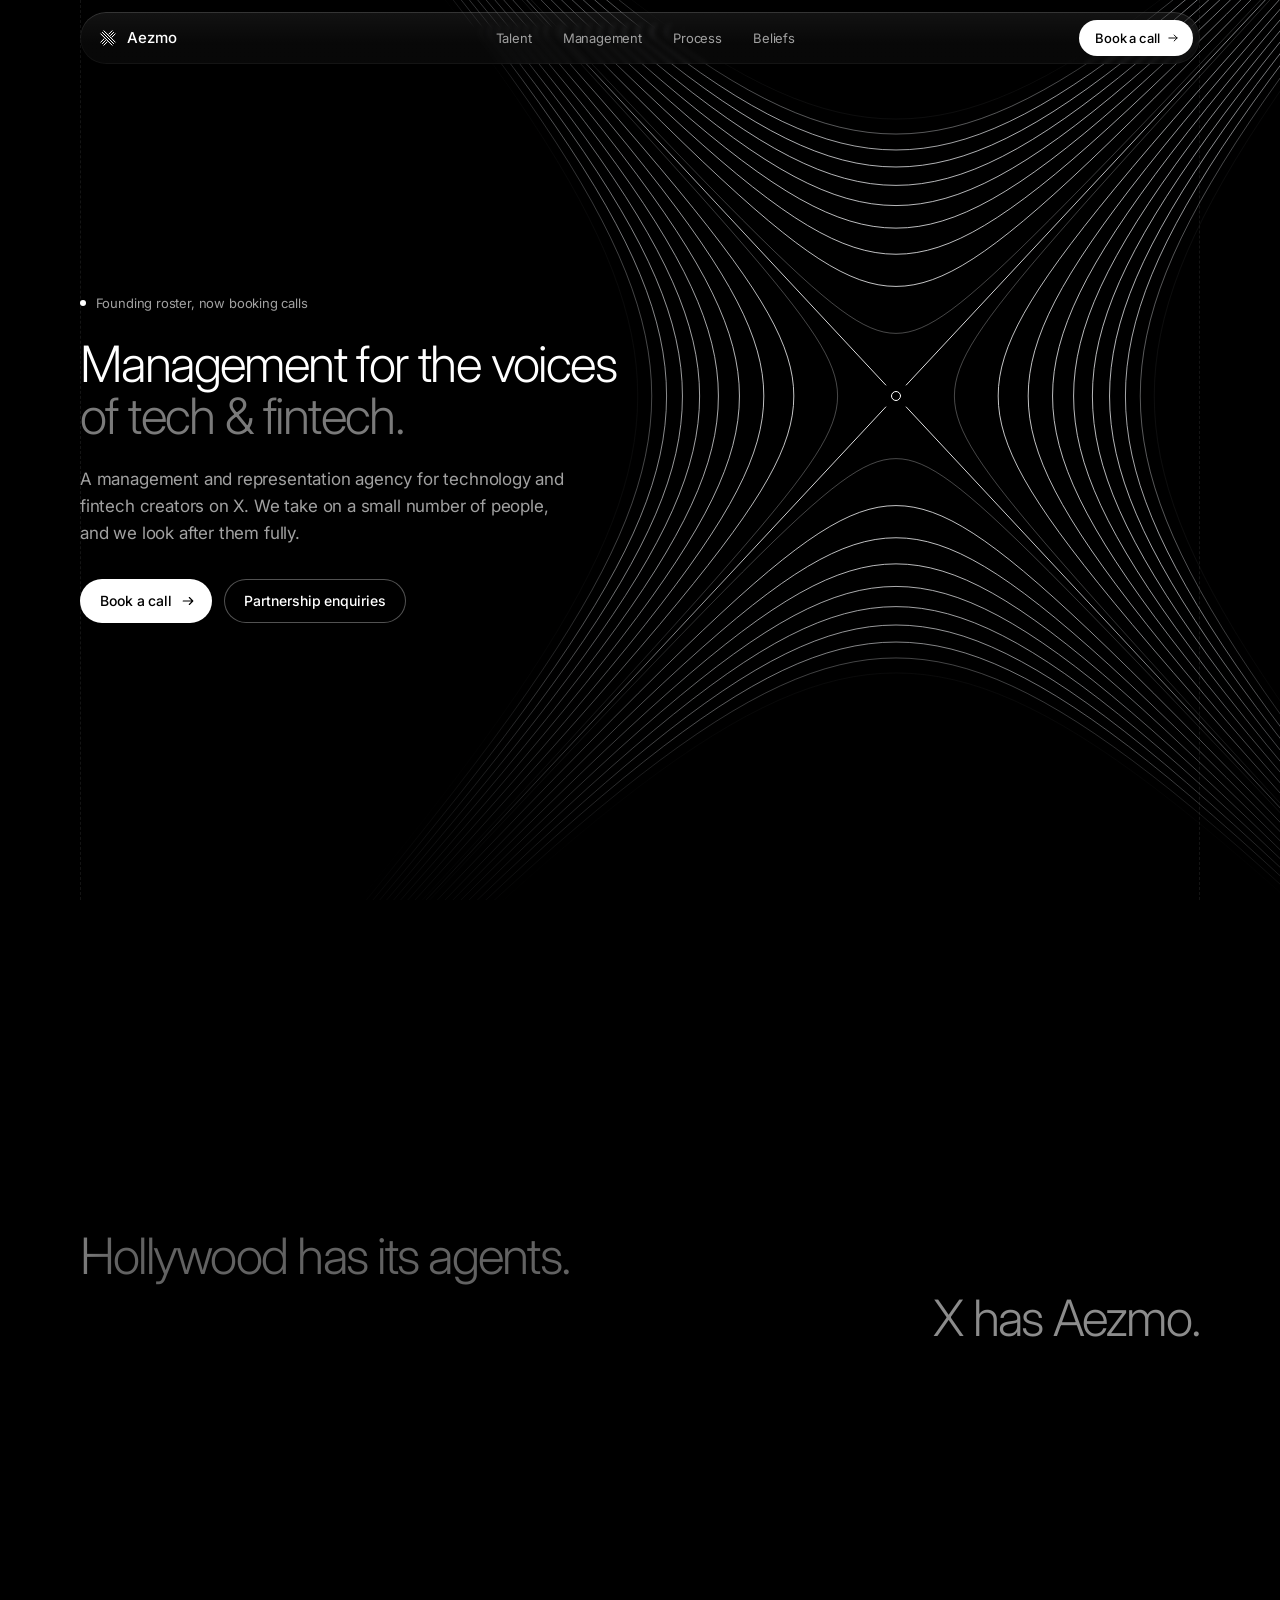
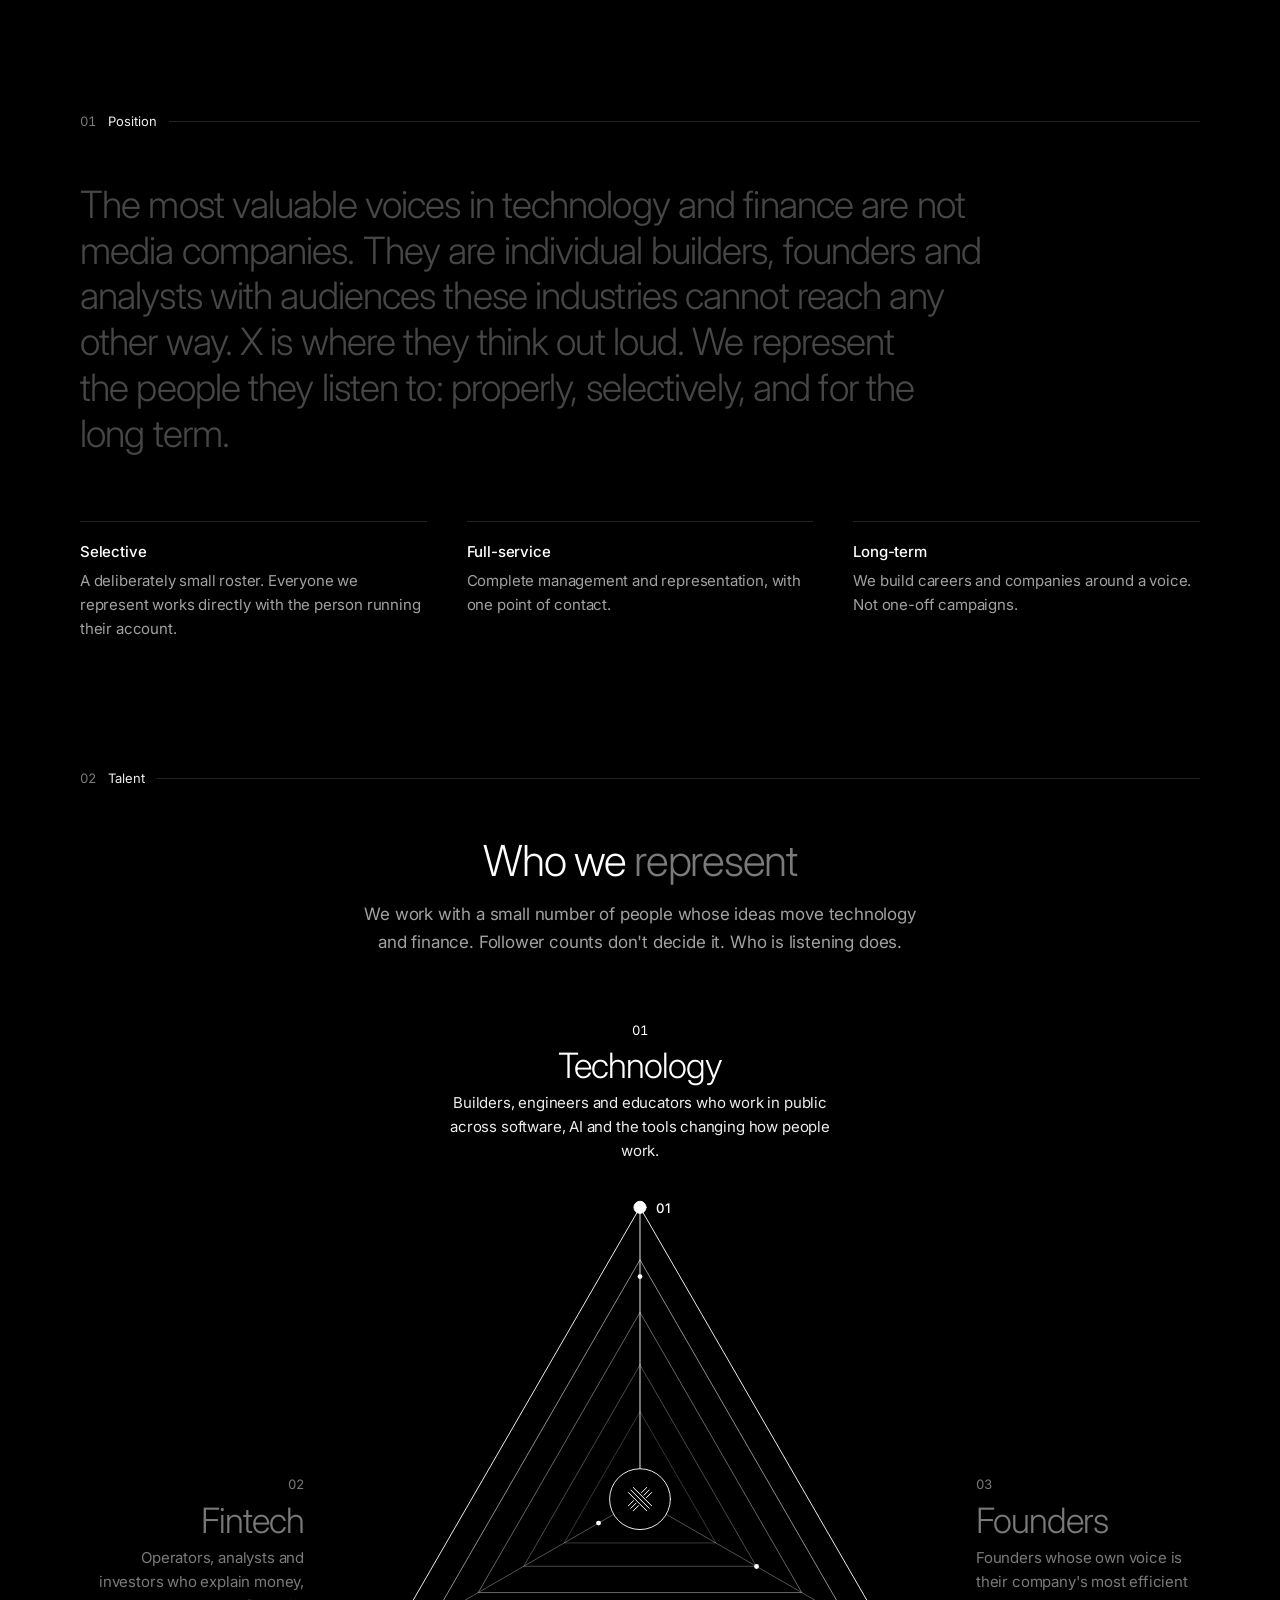
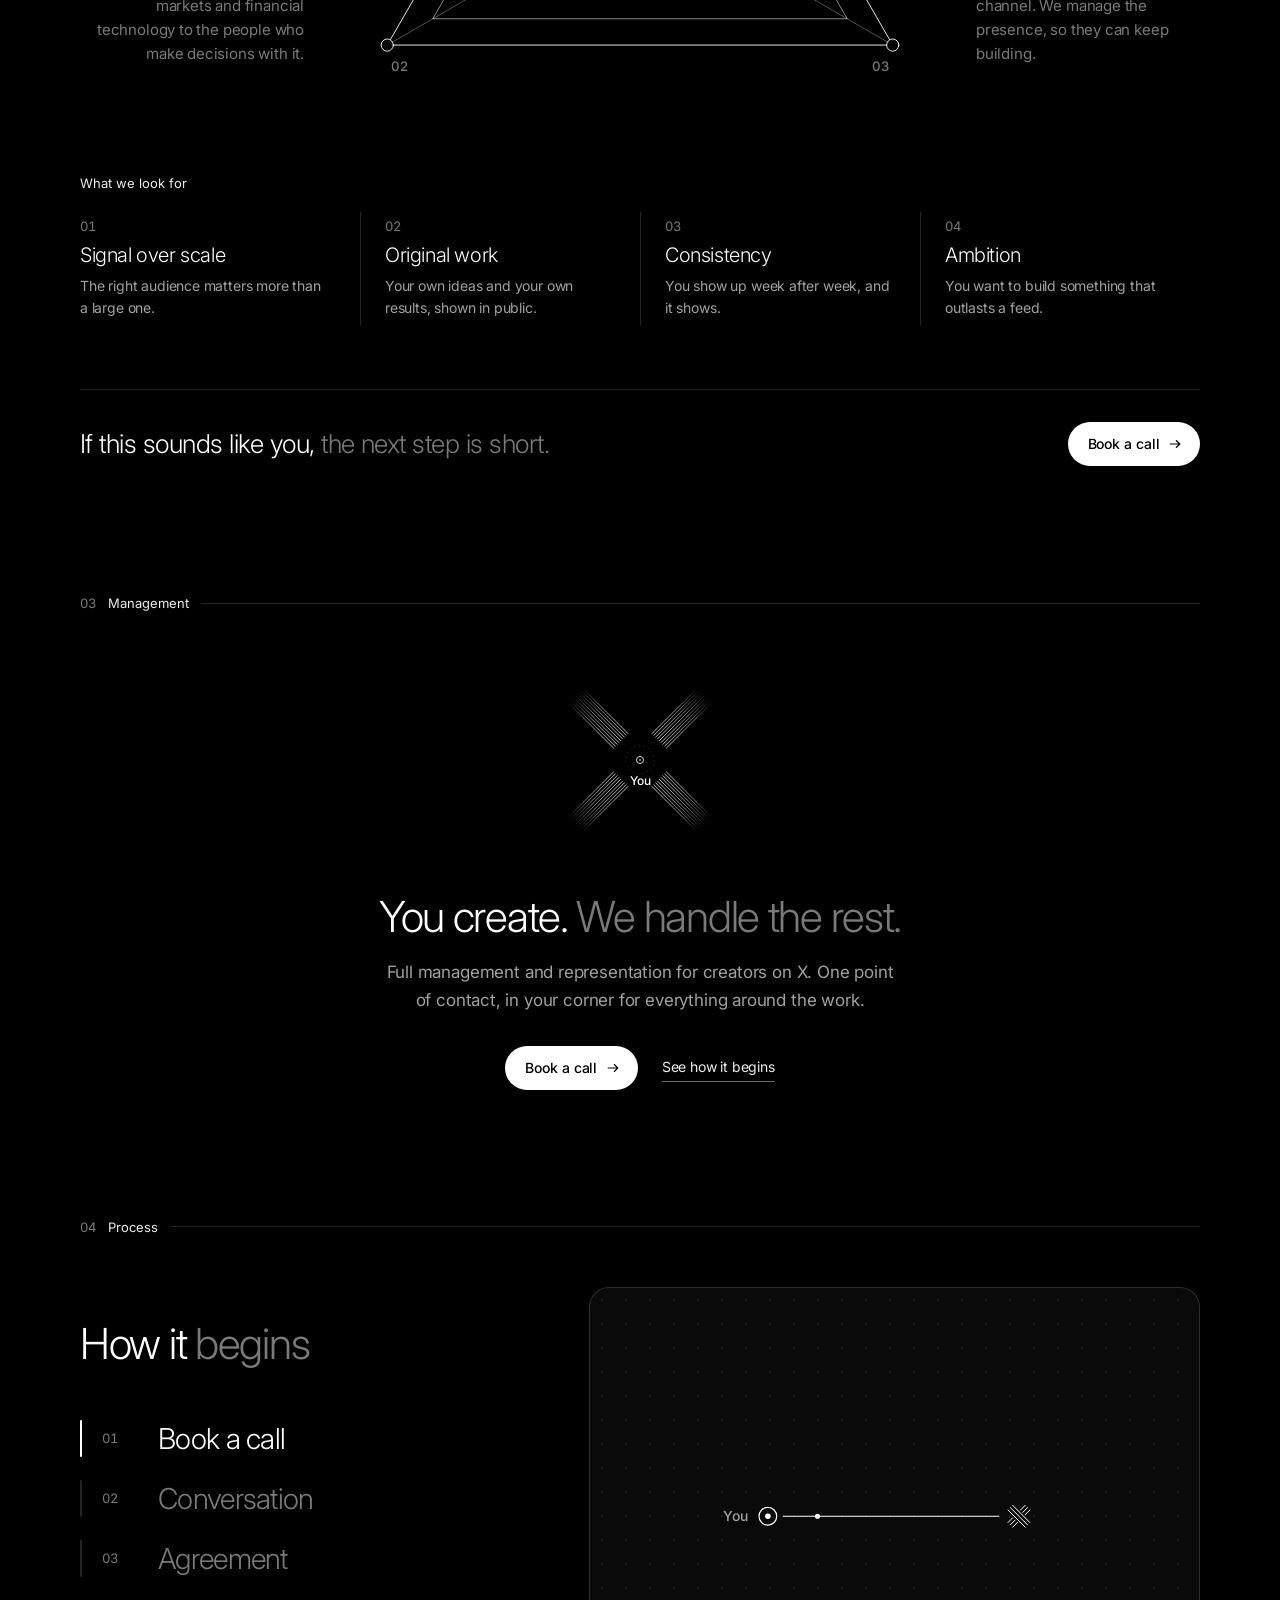
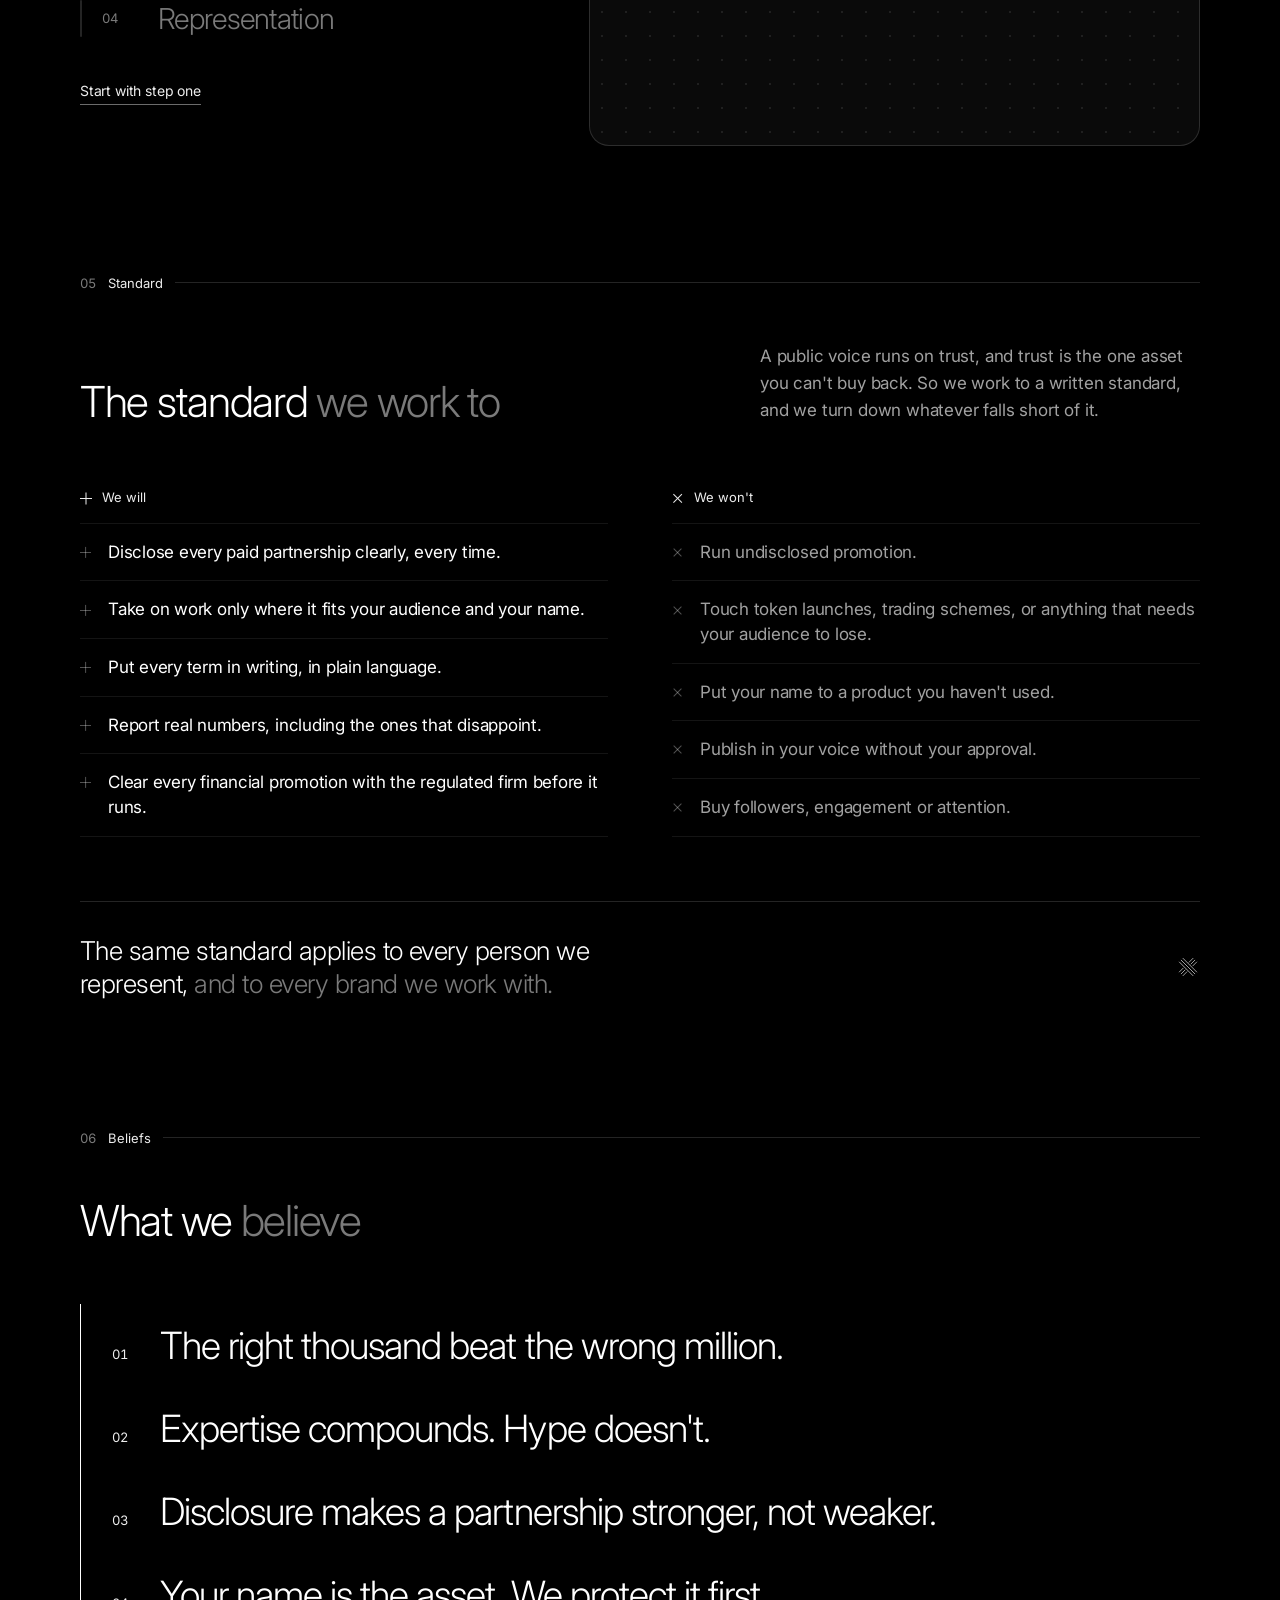
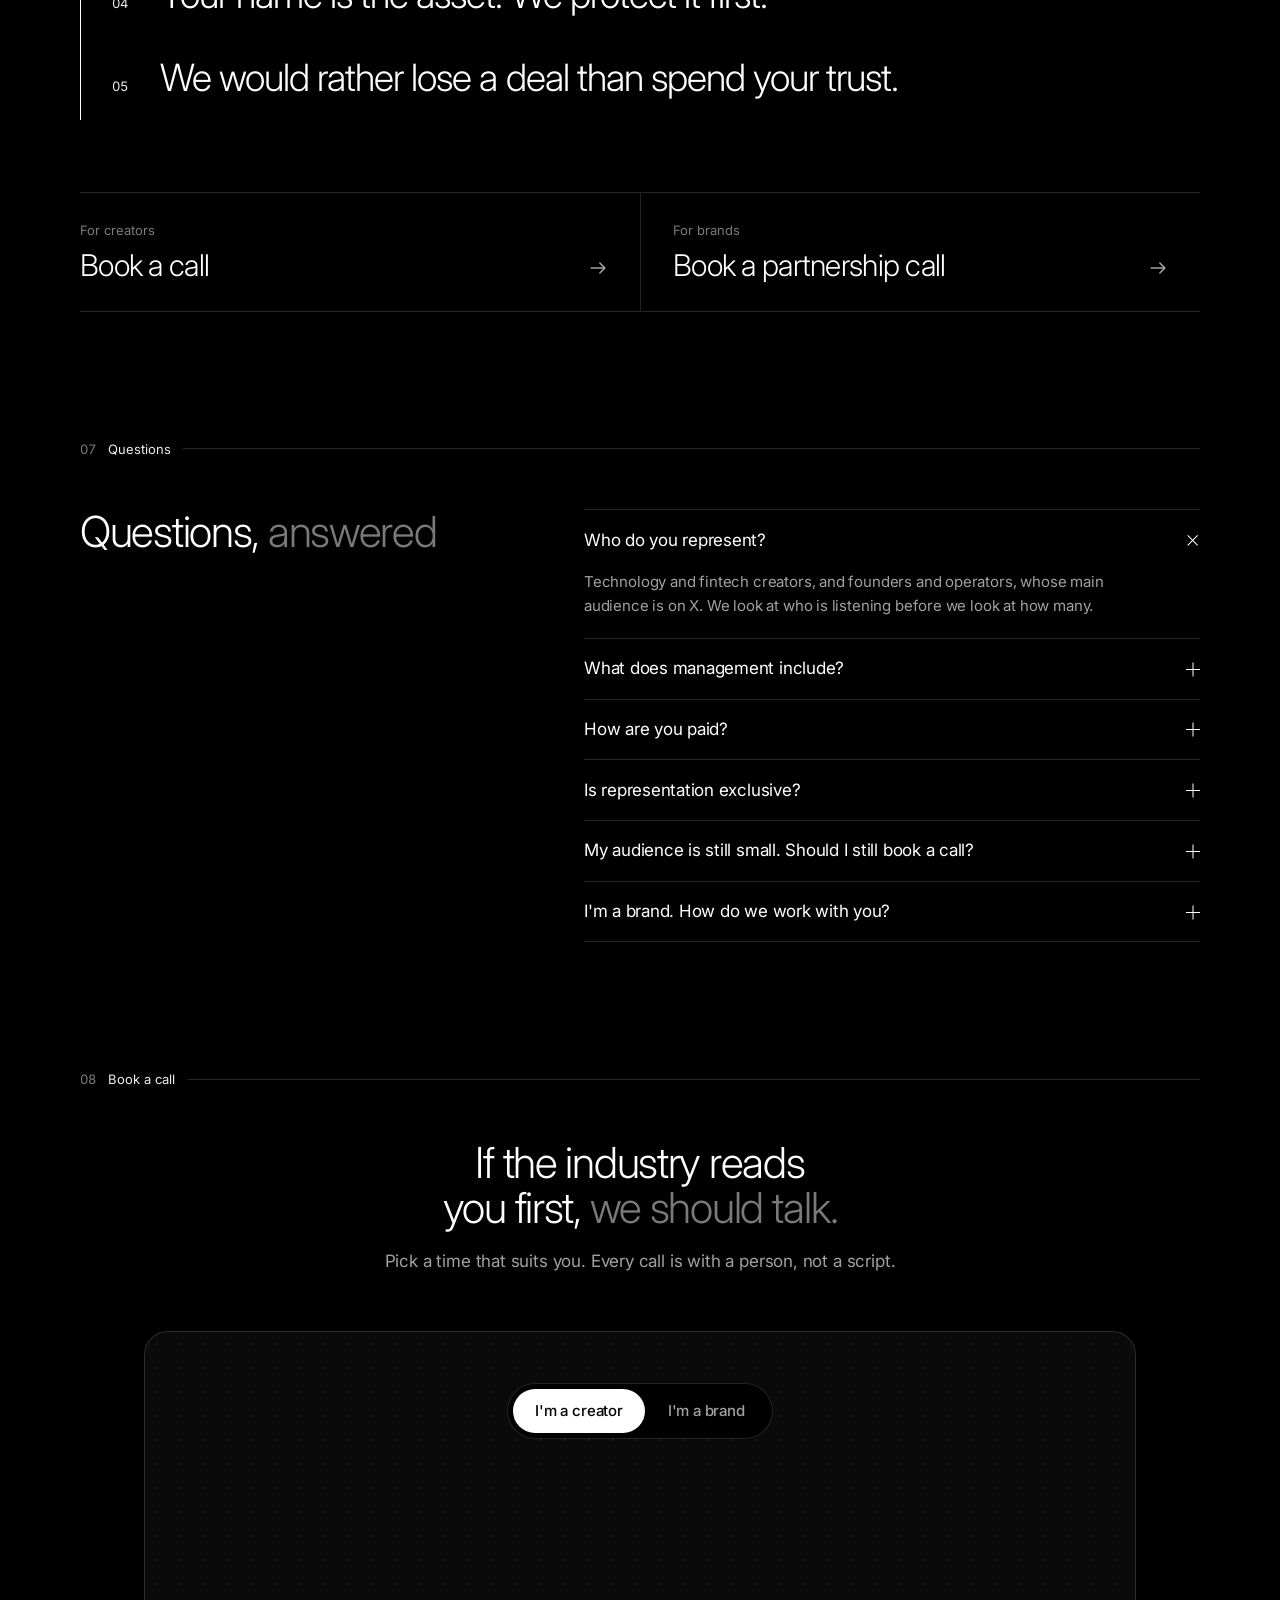
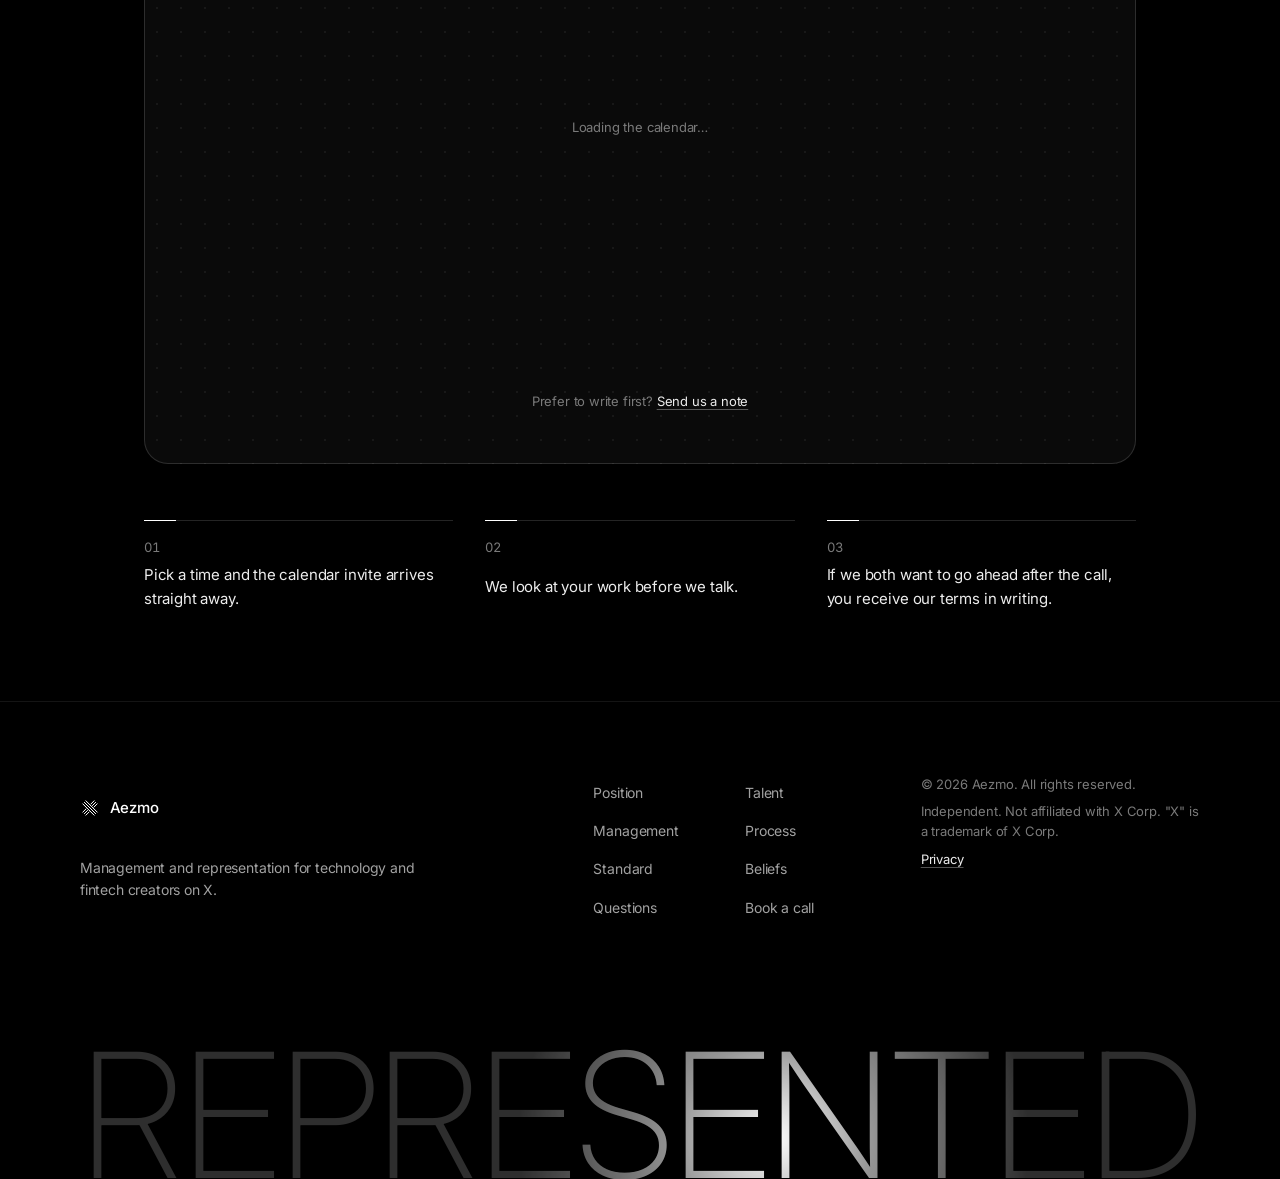
<file: index.html>
<!doctype html>
<html lang="en">
<head>
  <meta charset="utf-8">
  <meta name="viewport" content="width=device-width, initial-scale=1, viewport-fit=cover">
  <title>Aezmo · Tech &amp; Fintech Creator Management on X</title>
  <meta name="description" content="A management and representation agency for technology and fintech creators on X. Book a call to talk about representation.">
  <meta name="theme-color" content="#000000">
  <meta name="color-scheme" content="dark">
  <meta property="og:type" content="website">
  <meta property="og:site_name" content="Aezmo">
  <meta property="og:title" content="Management for the voices of tech and fintech">
  <meta property="og:description" content="A management and representation agency for technology and fintech creators on X.">
  <meta property="og:url" content="https://aezmo.com/">
  <meta name="twitter:card" content="summary">
  <link rel="canonical" href="https://aezmo.com/">
  <link rel="icon" href="assets/img/favicon.svg" type="image/svg+xml">

  <link rel="preconnect" href="https://fonts.googleapis.com">
  <link rel="preconnect" href="https://fonts.gstatic.com" crossorigin>
  <!-- One typeface for everything: Inter. Its optical-size axis gives the tighter display cut at large sizes. -->
  <link href="https://fonts.googleapis.com/css2?family=Inter:opsz,wght@14..32,200..600&display=swap" rel="stylesheet">
  <link rel="stylesheet" href="assets/css/styles.css">

  <script>document.documentElement.classList.add('js')</script>
  <!-- The agency name, contact details and form endpoint live in this one file. -->
  <script src="assets/js/site.config.js"></script>
  <!-- The posts shown in the Work section. While the list is empty, that section stays off the page. -->
  <script src="assets/js/posts.js"></script>
</head>
<body>
  <a class="skip" href="#main">Skip to content</a>

  <!-- Icon sprite -->
  <svg width="0" height="0" style="position:absolute" aria-hidden="true" focusable="false">
    <defs>
      <!-- Placeholder mark: two bands of hairlines, one woven under the other -->
      <symbol id="mark" viewBox="0 0 24 24" fill="none" stroke="currentColor" stroke-width="1" stroke-linecap="round">
        <path vector-effect="non-scaling-stroke" d="M5.21 5.21 18.79 18.79M7.05 3.37 20.63 16.95M3.37 7.05 16.95 20.63"/>
        <path vector-effect="non-scaling-stroke" d="M18.79 5.21 14.97 9.03M9.03 14.97 5.21 18.79M20.63 7.05 16.81 10.87M10.87 16.81 7.05 20.63M16.95 3.37 13.13 7.19M7.19 13.13 3.37 16.95"/>
      </symbol>
      <symbol id="i-arrow" viewBox="0 0 16 16" fill="none" stroke="currentColor" stroke-width="1.25" stroke-linecap="round" stroke-linejoin="round"><path d="M2.5 8h11M9.5 4l4 4-4 4"/></symbol>
      <symbol id="i-reply" viewBox="0 0 20 20" fill="none" stroke="currentColor" stroke-width="1.1" stroke-linejoin="round"><path d="M4 4.5h12a1.5 1.5 0 0 1 1.5 1.5v6.5A1.5 1.5 0 0 1 16 14h-5.5L7 16.8V14H4a1.5 1.5 0 0 1-1.5-1.5V6A1.5 1.5 0 0 1 4 4.5z"/></symbol>
      <symbol id="i-repost" viewBox="0 0 20 20" fill="none" stroke="currentColor" stroke-width="1.1" stroke-linecap="round" stroke-linejoin="round"><path d="M4 8l2.5-2.5L9 8M6.5 5.5V12a2 2 0 0 0 2 2H11M16 12l-2.5 2.5L11 12M13.5 14.5V8a2 2 0 0 0-2-2H9"/></symbol>
      <symbol id="i-like" viewBox="0 0 20 20" fill="none" stroke="currentColor" stroke-width="1.1" stroke-linejoin="round"><path d="M10 16.2S3.8 12.6 3.8 8.3A3.3 3.3 0 0 1 10 6.6a3.3 3.3 0 0 1 6.2 1.7c0 4.3-6.2 7.9-6.2 7.9z"/></symbol>
      <symbol id="i-save" viewBox="0 0 20 20" fill="none" stroke="currentColor" stroke-width="1.1" stroke-linejoin="round"><path d="M6 3.8h8v12.6l-4-3-4 3z"/></symbol>
      <symbol id="i-views" viewBox="0 0 20 20" fill="none" stroke="currentColor" stroke-width="1.1" stroke-linecap="round"><path d="M5 16v-5M10 16V4M15 16V8"/></symbol>
      <symbol id="i-check" viewBox="0 0 20 20" fill="none" stroke="currentColor" stroke-width="1.1" stroke-linecap="round" stroke-linejoin="round"><circle cx="10" cy="10" r="7.2"/><path d="M6.9 10.2l2.2 2.2 4.1-4.6"/></symbol>
    </defs>
  </svg>

  <!-- Dashed lines at the edges of the content, behind the whole page -->
  <div class="guides" aria-hidden="true"><div class="guides__in"></div></div>

  <!-- ============ Navigation: one floating bar ============ -->
  <header class="nav" data-nav>
    <div class="wrap">
      <div class="nav__bar">
        <a class="brand" href="#top" aria-label="Back to top">
          <svg class="mark" aria-hidden="true"><use href="#mark"/></svg>
          <span class="brand__name" data-site="name"></span>
          <span class="brand__desc">Tech &amp; Fintech Creators</span>
        </a>

        <nav class="rnav" aria-label="Primary">
          <ol class="rnav__list">
            <li hidden data-wall-link><a href="#work" data-spy="work">Work</a></li>
            <li><a href="#talent" data-spy="talent">Talent</a></li>
            <li><a href="#management" data-spy="management">Management</a></li>
            <li><a href="#process" data-spy="process">Process</a></li>
            <li><a href="#beliefs" data-spy="beliefs">Beliefs</a></li>
          </ol>
        </nav>

        <div class="nav__end">
          <a class="btn btn--sm" href="#book"><span class="btn__label">Book a call</span><svg class="btn__icon" aria-hidden="true"><use href="#i-arrow"/></svg></a>
          <button class="burger" type="button" aria-expanded="false" aria-controls="menu" data-menu-toggle>
            <span class="sr-only">Menu</span><i aria-hidden="true"></i><i aria-hidden="true"></i>
          </button>
        </div>
      </div>
    </div>
  </header>

  <!-- Mobile menu -->
  <div class="menu" id="menu" role="dialog" aria-modal="true" aria-label="Menu" hidden>
    <div class="menu__in wrap">
      <ol class="menu__list">
        <li><a href="#position"><span class="menu__n">01</span>Position</a></li>
        <li hidden data-wall-link><a href="#work"><span class="menu__n">02</span>Work</a></li>
        <li><a href="#talent"><span class="menu__n">02</span>Talent</a></li>
        <li><a href="#management"><span class="menu__n">03</span>Management</a></li>
        <li><a href="#process"><span class="menu__n">04</span>Process</a></li>
        <li><a href="#standard"><span class="menu__n">05</span>Standard</a></li>
        <li><a href="#beliefs"><span class="menu__n">06</span>Beliefs</a></li>
        <li><a href="#faq"><span class="menu__n">07</span>Questions</a></li>
      </ol>
      <div class="menu__foot">
        <a class="btn" href="#book"><span class="btn__label">Book a call</span><svg class="btn__icon" aria-hidden="true"><use href="#i-arrow"/></svg></a>
        <a class="link" href="#book" data-apply="brand">Partnership enquiries</a>
      </div>
    </div>
  </div>

  <main id="main">

    <!-- ============ Hero ============ -->
    <section class="hero" id="top" data-hero>
      <canvas class="hero__field" data-xfield aria-hidden="true"></canvas>

      <div class="hero__content wrap">
        <p class="status" data-intro><span class="status__dot" aria-hidden="true"></span>Founding roster, now booking calls</p>

        <h1 class="display hero__title" data-split data-intro-title><span class="hl">Management for the voices</span> <span class="hl"><em>of tech &amp; fintech.</em></span></h1>

        <p class="hero__lede" data-intro>A management and representation agency for technology and fintech creators on X. We take on a small number of people, and we look after them fully.</p>

        <div class="hero__cta" data-intro>
          <a class="btn" href="#book" data-magnetic><span class="btn__label">Book a call</span><svg class="btn__icon" aria-hidden="true"><use href="#i-arrow"/></svg></a>
          <a class="btn btn--ghost" href="#book" data-apply="brand"><span class="btn__label">Partnership enquiries</span></a>
        </div>
      </div>
    </section>

    <!-- ============ The line ============
         One line between the hero and the sections, across the full width: the first sentence
         on the left guide, the second on the right. A soft light keeps passing over it, turn by
         turn, like the light on the footer word (interlude() in main.js). -->
    <div class="interlude" data-interlude>
      <div class="wrap">
        <p class="interlude__line"><span class="interlude__a">Hollywood has its agents.</span> <span class="interlude__b">X has Aezmo.</span></p>
      </div>
    </div>

    <!-- ============ 01 Position ============ -->
    <section class="section position" id="position" data-section>
      <div class="wrap">
        <header class="sec-head" data-reveal>
          <span class="tag">01</span><span class="tag tag--on">Position</span><span class="sec-head__rule"></span>
        </header>

        <h2 class="sr-only">Our position</h2>
        <p class="statement" data-words>The most valuable voices in technology and finance are not media companies. They are individual builders, founders and analysts with audiences these industries cannot reach any other way. X is where they think out loud. We represent the people they listen to: properly, selectively, and for the long term.</p>

        <ul class="notes">
          <li data-reveal>
            <h3 class="notes__t">Selective</h3>
            <p>A deliberately small roster. Everyone we represent works directly with the person running their account.</p>
          </li>
          <li data-reveal style="--d:90ms">
            <h3 class="notes__t">Full-service</h3>
            <p>Complete management and representation, with one point of contact.</p>
          </li>
          <li data-reveal style="--d:180ms">
            <h3 class="notes__t">Long-term</h3>
            <p>We build careers and companies around a voice. Not one-off campaigns.</p>
          </li>
        </ul>
      </div>
    </section>

    <!-- ============ Work: a wall of posts ============
         Hidden until assets/js/posts.js lists real posts. The script then fills the wall,
         shows the section and its navigation links, and renumbers the sections after it. -->
    <section class="section work" id="work" data-section data-wall hidden>
      <div class="wrap">
        <header class="sec-head" data-reveal>
          <span class="tag">02</span><span class="tag tag--on">Work</span><span class="sec-head__rule"></span>
        </header>

        <div class="split-head">
          <h2 class="display h2" data-split data-reveal>The work, <em>in public</em></h2>
          <p class="lead" data-reveal style="--d:120ms">Posts from the people we represent. Select any post to open it on X.</p>
        </div>

        <ol class="wall" data-wall-list></ol>
        <p class="tag wall__note" data-wall-note></p>
      </div>
    </section>

    <!-- ============ 02 Talent ============ -->
    <section class="section talent" id="talent" data-section>
      <div class="wrap">
        <header class="sec-head" data-reveal>
          <span class="tag">02</span><span class="tag tag--on">Talent</span><span class="sec-head__rule"></span>
        </header>

        <div class="talent__head">
          <h2 class="display h2" data-split data-reveal>Who we <em>represent</em></h2>
          <p class="lead" data-reveal style="--d:120ms">We work with a small number of people whose ideas move technology and finance. Follower counts don't decide it. Who is listening does.</p>
        </div>

        <!-- One large triangle, centred. Its corners are the three kinds of people we represent,
             each named beside its corner, and they meet at the X in the middle. The corners take
             turns lighting up while the section is on screen; pointing at a corner's text lights
             it straight away. -->
        <div class="tri-stage" data-tri-stage>
          <div class="corner corner--0" data-corner="0" data-reveal>
            <span class="corner__n" aria-hidden="true">01</span>
            <h3 class="corner__t">Technology</h3>
            <p class="corner__d">Builders, engineers and educators who work in public across software, AI and the tools changing how people work.</p>
          </div>
          <div class="corner corner--1" data-corner="1" data-reveal style="--d:120ms">
            <span class="corner__n" aria-hidden="true">02</span>
            <h3 class="corner__t">Fintech</h3>
            <p class="corner__d">Operators, analysts and investors who explain money, markets and financial technology to the people who make decisions with it.</p>
          </div>
          <div class="corner corner--2" data-corner="2" data-reveal style="--d:240ms">
            <span class="corner__n" aria-hidden="true">03</span>
            <h3 class="corner__t">Founders</h3>
            <p class="corner__d">Founders whose own voice is their company's most efficient channel. We manage the presence, so they can keep building.</p>
          </div>

          <figure class="tri" data-reveal aria-hidden="true">
            <svg viewBox="0 0 600 496" fill="none" stroke="currentColor" stroke-width=".9" stroke-linecap="round" stroke-linejoin="round" focusable="false">
              <path class="draw" pathLength="1" style="--k:0" d="M300 24L50.58 456L549.42 456Z"/>
              <path class="draw" pathLength="1" style="--k:1" stroke-opacity=".6" d="M300 75.84L95.48 430.08L504.52 430.08Z"/>
              <path class="draw" pathLength="1" style="--k:2" stroke-opacity=".44" d="M300 127.68L140.37 404.16L459.63 404.16Z"/>
              <path class="draw" pathLength="1" style="--k:3" stroke-opacity=".32" d="M300 179.52L185.27 378.24L414.73 378.24Z"/>
              <path class="draw" pathLength="1" style="--k:4" stroke-opacity=".24" d="M300 225.6L225.18 355.2L374.82 355.2Z"/>
              <path class="tri__ripple" d="M300 225.6L225.18 355.2L374.82 355.2Z"/>
              <path class="tri__arm draw" data-v="0" pathLength="1" style="--k:5" d="M300 24L300 282"/>
              <path class="tri__arm draw" data-v="1" pathLength="1" style="--k:6" d="M50.58 456L274.02 327"/>
              <path class="tri__arm draw" data-v="2" pathLength="1" style="--k:7" d="M549.42 456L325.98 327"/>
              <circle class="tri__node" data-v="0" cx="300" cy="24" r="6"/>
              <circle class="tri__node" data-v="1" cx="50.58" cy="456" r="6"/>
              <circle class="tri__node" data-v="2" cx="549.42" cy="456" r="6"/>
              <circle class="tri__core" cx="300" cy="312" r="30"/>
              <use class="tri__mark" href="#mark" x="284" y="296" width="32" height="32"/>
              <text class="tri__num" data-v="0" x="316" y="30" text-anchor="start">01</text>
              <text class="tri__num" data-v="1" x="54.58" y="482" text-anchor="start">02</text>
              <text class="tri__num" data-v="2" x="545.42" y="482" text-anchor="end">03</text>
              <circle class="tri__dot" r="2.4" fill="currentColor" stroke="none"><animateMotion dur="2.2s" begin="0s" repeatCount="indefinite" path="M300 24L300 282"/></circle>
              <circle class="tri__dot" r="2.4" fill="currentColor" stroke="none"><animateMotion dur="2.2s" begin="0.73s" repeatCount="indefinite" path="M50.58 456L274.02 327"/></circle>
              <circle class="tri__dot" r="2.4" fill="currentColor" stroke="none"><animateMotion dur="2.2s" begin="1.46s" repeatCount="indefinite" path="M549.42 456L325.98 327"/></circle>
            </svg>
          </figure>
        </div>

        <div class="criteria">
          <p class="tag tag--on criteria__label" data-reveal>What we look for</p>
          <ol class="criteria__list">
            <li data-reveal><span class="tag">01</span><h3>Signal over scale</h3><p>The right audience matters more than a large one.</p></li>
            <li data-reveal style="--d:80ms"><span class="tag">02</span><h3>Original work</h3><p>Your own ideas and your own results, shown in public.</p></li>
            <li data-reveal style="--d:160ms"><span class="tag">03</span><h3>Consistency</h3><p>You show up week after week, and it shows.</p></li>
            <li data-reveal style="--d:240ms"><span class="tag">04</span><h3>Ambition</h3><p>You want to build something that outlasts a feed.</p></li>
          </ol>
        </div>

        <div class="closer" data-reveal>
          <p class="closer__line">If this sounds like you, <em>the next step is short.</em></p>
          <a class="btn" href="#book" data-magnetic><span class="btn__label">Book a call</span><svg class="btn__icon" aria-hidden="true"><use href="#i-arrow"/></svg></a>
        </div>
      </div>
    </section>

    <!-- ============ 03 Management ============ -->
    <section class="section mgmt" id="management" data-section>
      <div class="wrap">
        <header class="sec-head" data-reveal>
          <span class="tag">03</span><span class="tag tag--on">Management</span><span class="sec-head__rule"></span>
        </header>

        <div class="mgmt__stage">
          <figure class="mgmt__fig" data-reveal aria-hidden="true" data-xdiagram></figure>

          <h2 class="display h2 mgmt__title" data-split data-reveal>You create. <em>We handle the rest.</em></h2>

          <p class="lead mgmt__lead" data-reveal style="--d:120ms">Full management and representation for creators on X. One point of contact, in your corner for everything around the work.</p>

          <div class="mgmt__cta" data-reveal style="--d:200ms">
            <a class="btn" href="#book" data-magnetic><span class="btn__label">Book a call</span><svg class="btn__icon" aria-hidden="true"><use href="#i-arrow"/></svg></a>
            <a class="link" href="#process">See how it begins</a>
          </div>
        </div>
      </div>
    </section>

    <!-- ============ 04 Process ============
         Four steps beside a drawing. As soon as the section comes into view the steps start
         taking turns, 1 to 4 and round again: the active step's bar fills, and the card
         shows that step's drawing. Clicking a step shows it straight away. -->
    <section class="section process" id="process" data-section>
      <div class="wrap">
        <header class="sec-head" data-reveal>
          <span class="tag">04</span><span class="tag tag--on">Process</span><span class="sec-head__rule"></span>
        </header>

        <div class="flow" data-flow>
          <div class="flow__copy">
            <h2 class="display h2" data-split data-reveal>How it <em>begins</em></h2>

            <ol class="flow__steps" data-reveal style="--d:120ms">
              <li><button class="flow__step is-on" type="button" aria-current="step"><span class="flow__bar" aria-hidden="true"><i></i></span><span class="flow__n">01</span><span class="flow__t">Book a call</span></button></li>
              <li><button class="flow__step" type="button"><span class="flow__bar" aria-hidden="true"><i></i></span><span class="flow__n">02</span><span class="flow__t">Conversation</span></button></li>
              <li><button class="flow__step" type="button"><span class="flow__bar" aria-hidden="true"><i></i></span><span class="flow__n">03</span><span class="flow__t">Agreement</span></button></li>
              <li><button class="flow__step" type="button"><span class="flow__bar" aria-hidden="true"><i></i></span><span class="flow__n">04</span><span class="flow__t">Representation</span></button></li>
            </ol>

            <a class="link flow__link" href="#book" data-reveal style="--d:200ms">Start with step one</a>
          </div>

          <!-- One drawing per step, in the X's line style: you reach out, you talk,
               you agree, and the X closes in on you. -->
          <figure class="flow__stage" data-reveal style="--d:160ms" aria-hidden="true">
            <svg viewBox="0 0 480 360" fill="none" stroke="currentColor" stroke-width=".9" stroke-linecap="round" focusable="false">
              <g class="flow__art is-on" data-art="0">
                <circle class="flow__ping" cx="140" cy="180" r="7"/>
                <circle class="flow__ping flow__ping--late" cx="140" cy="180" r="7"/>
                <path class="draw" pathLength="1" style="--k:0" d="M133 180a7 7 0 1 0 14 0a7 7 0 1 0 -14 0"/>
                <path class="draw" pathLength="1" style="--k:1" d="M152 180H322"/>
                <circle class="fade" style="--k:2" cx="140" cy="180" r="2.2" fill="currentColor" stroke="none"/>
                <use class="fade" style="--k:3" href="#mark" x="326" y="168" width="24" height="24"/>
                <text class="fade" style="--k:4" x="124" y="184" text-anchor="end">You</text>
                <circle class="flow__dot" r="2" fill="currentColor" stroke="none"><animateMotion dur="2.4s" begin="0s" repeatCount="indefinite" path="M152 180H322"/></circle>
              </g>
              <g class="flow__art" data-art="1">
                <path class="draw" pathLength="1" style="--k:0" d="M143 180a7 7 0 1 0 14 0a7 7 0 1 0 -14 0"/>
                <path class="draw" pathLength="1" style="--k:1" d="M158 180Q240 140 322 180"/>
                <path class="draw" pathLength="1" style="--k:2" d="M158 180Q240 220 322 180"/>
                <path class="draw" pathLength="1" style="--k:3" stroke-opacity="0.6" d="M158 180Q240 100 322 180"/>
                <path class="draw" pathLength="1" style="--k:4" stroke-opacity="0.6" d="M158 180Q240 260 322 180"/>
                <path class="draw" pathLength="1" style="--k:5" stroke-opacity="0.32" d="M158 180Q240 60 322 180"/>
                <path class="draw" pathLength="1" style="--k:6" stroke-opacity="0.32" d="M158 180Q240 300 322 180"/>
                <circle class="fade" style="--k:7" cx="150" cy="180" r="2.2" fill="currentColor" stroke="none"/>
                <use class="fade" style="--k:8" href="#mark" x="326" y="168" width="24" height="24"/>
                <text class="fade" style="--k:9" x="134" y="184" text-anchor="end">You</text>
                <circle class="flow__dot" r="2" fill="currentColor" stroke="none"><animateMotion dur="2.2s" begin="0s" repeatCount="indefinite" path="M158 180Q240 140 322 180"/></circle>
                <circle class="flow__dot" r="2" fill="currentColor" stroke="none"><animateMotion dur="2.2s" begin="1.1s" repeatCount="indefinite" path="M322 180Q240 220 158 180"/></circle>
              </g>
              <!-- Step 3: the two circles glide together and keep moving; main.js moves them
                   and redraws the shared part. -->
              <g class="flow__art" data-art="2">
                <g data-ca>
                  <path class="draw" pathLength="1" style="--k:0" stroke-opacity=".5" d="M114 180a86 86 0 1 0 172 0a86 86 0 1 0 -172 0"/>
                  <text class="fade" style="--k:3" x="157" y="184" text-anchor="middle">You</text>
                </g>
                <g data-cb>
                  <path class="draw" pathLength="1" style="--k:1" stroke-opacity=".5" d="M194 180a86 86 0 1 0 172 0a86 86 0 1 0 -172 0"/>
                  <use class="fade" style="--k:4" href="#mark" x="311" y="168" width="24" height="24"/>
                </g>
                <path class="draw" pathLength="1" style="--k:2" d="M240 103.87A86 86 0 0 1 240 256.13A86 86 0 0 1 240 103.87Z" data-lens/>
                <circle cx="240" cy="180" r="2.4" fill="currentColor" stroke="none" data-lensdot/>
              </g>
              <g class="flow__art" data-art="3">
                <circle class="flow__orbit" cx="240" cy="180" r="48" stroke-opacity=".35" stroke-dasharray="1.5 6"/>
                <path class="draw" pathLength="1" style="--k:0" stroke-opacity=".55" d="M130.4 80.3L216.67 166.56"/>
                <path class="draw" pathLength="1" style="--k:1" d="M135.35 75.35L221.62 161.62"/>
                <path class="draw" pathLength="1" style="--k:2" stroke-opacity=".55" d="M140.3 70.4L226.56 156.67"/>
                <path class="draw" pathLength="1" style="--k:3" stroke-opacity=".55" d="M339.7 70.4L253.44 156.67"/>
                <path class="draw" pathLength="1" style="--k:4" d="M344.65 75.35L258.38 161.62"/>
                <path class="draw" pathLength="1" style="--k:5" stroke-opacity=".55" d="M349.6 80.3L263.33 166.56"/>
                <path class="draw" pathLength="1" style="--k:6" stroke-opacity=".55" d="M349.6 279.7L263.33 193.44"/>
                <path class="draw" pathLength="1" style="--k:7" d="M344.65 284.65L258.38 198.38"/>
                <path class="draw" pathLength="1" style="--k:8" stroke-opacity=".55" d="M339.7 289.6L253.44 203.33"/>
                <path class="draw" pathLength="1" style="--k:9" stroke-opacity=".55" d="M140.3 289.6L226.56 203.33"/>
                <path class="draw" pathLength="1" style="--k:10" d="M135.35 284.65L221.62 198.38"/>
                <path class="draw" pathLength="1" style="--k:11" stroke-opacity=".55" d="M130.4 279.7L216.67 193.44"/>
                <path class="draw" pathLength="1" style="--k:12" d="M231 180a9 9 0 1 0 18 0a9 9 0 1 0 -18 0"/>
                <circle class="fade" style="--k:13" cx="240" cy="180" r="2.4" fill="currentColor" stroke="none"/>
                <text class="fade" style="--k:14" x="240" y="214" text-anchor="middle">You</text>
                <circle class="flow__dot" r="2" fill="currentColor" stroke="none"><animateMotion dur="2s" begin="0s" repeatCount="indefinite" path="M135.35 75.35L221.62 161.62"/></circle>
                <circle class="flow__dot" r="2" fill="currentColor" stroke="none"><animateMotion dur="2s" begin="0.5s" repeatCount="indefinite" path="M344.65 75.35L258.38 161.62"/></circle>
                <circle class="flow__dot" r="2" fill="currentColor" stroke="none"><animateMotion dur="2s" begin="1s" repeatCount="indefinite" path="M344.65 284.65L258.38 198.38"/></circle>
                <circle class="flow__dot" r="2" fill="currentColor" stroke="none"><animateMotion dur="2s" begin="1.5s" repeatCount="indefinite" path="M135.35 284.65L221.62 198.38"/></circle>
              </g>
            </svg>
          </figure>
        </div>
      </div>
    </section>

    <!-- ============ 05 Standard ============ -->
    <section class="section standard" id="standard" data-section>
      <div class="wrap">
        <header class="sec-head" data-reveal>
          <span class="tag">05</span><span class="tag tag--on">Standard</span><span class="sec-head__rule"></span>
        </header>

        <div class="split-head">
          <h2 class="display h2" data-split data-reveal>The standard <em>we work to</em></h2>
          <p class="lead" data-reveal style="--d:120ms">A public voice runs on trust, and trust is the one asset you can't buy back. So we work to a written standard, and we turn down whatever falls short of it.</p>
        </div>

        <div class="std">
          <div class="std__col">
            <p class="tag std__label" data-reveal><span class="glyph glyph--plus" aria-hidden="true"></span>We will</p>
            <ul class="std__list">
              <li data-reveal>Disclose every paid partnership clearly, every time.</li>
              <li data-reveal>Take on work only where it fits your audience and your name.</li>
              <li data-reveal>Put every term in writing, in plain language.</li>
              <li data-reveal>Report real numbers, including the ones that disappoint.</li>
              <li data-reveal>Clear every financial promotion with the regulated firm before it runs.</li>
            </ul>
          </div>
          <div class="std__col std__col--no">
            <p class="tag std__label" data-reveal><span class="glyph glyph--cross" aria-hidden="true"></span>We won't</p>
            <ul class="std__list">
              <li data-reveal>Run undisclosed promotion.</li>
              <li data-reveal>Touch token launches, trading schemes, or anything that needs your audience to lose.</li>
              <li data-reveal>Put your name to a product you haven't used.</li>
              <li data-reveal>Publish in your voice without your approval.</li>
              <li data-reveal>Buy followers, engagement or attention.</li>
            </ul>
          </div>
        </div>

        <div class="closer" data-reveal>
          <p class="closer__line">The same standard applies to every person we represent, <em>and to every brand we work with.</em></p>
          <svg class="closer__mark" aria-hidden="true"><use href="#mark"/></svg>
        </div>
      </div>
    </section>

    <!-- ============ 06 Beliefs ============
         What the agency stands for, in five lines. Each line lights up as it reaches the
         middle of the screen, and a thin line beside the numbers fills as you read. It ends
         with one way in for creators and one for brands. -->
    <section class="section beliefs" id="beliefs" data-section>
      <div class="wrap">
        <header class="sec-head" data-reveal>
          <span class="tag">06</span><span class="tag tag--on">Beliefs</span><span class="sec-head__rule"></span>
        </header>

        <h2 class="display h2 beliefs__title" data-split data-reveal>What we <em>believe</em></h2>

        <ol class="beliefs__list" data-beliefs>
          <li class="belief"><span class="belief__n" aria-hidden="true">01</span><p class="belief__t">The right thousand beat the wrong million.</p></li>
          <li class="belief"><span class="belief__n" aria-hidden="true">02</span><p class="belief__t">Expertise compounds. Hype doesn't.</p></li>
          <li class="belief"><span class="belief__n" aria-hidden="true">03</span><p class="belief__t">Disclosure makes a partnership stronger, not weaker.</p></li>
          <li class="belief"><span class="belief__n" aria-hidden="true">04</span><p class="belief__t">Your name is the asset. We protect it first.</p></li>
          <li class="belief"><span class="belief__n" aria-hidden="true">05</span><p class="belief__t">We would rather lose a deal than spend your trust.</p></li>
        </ol>

        <div class="ways" data-reveal>
          <a class="way" href="#book">
            <span class="tag">For creators</span>
            <span class="way__t">Book a call</span>
            <svg class="way__icon" aria-hidden="true"><use href="#i-arrow"/></svg>
          </a>
          <a class="way" href="#book" data-apply="brand">
            <span class="tag">For brands</span>
            <span class="way__t">Book a partnership call</span>
            <svg class="way__icon" aria-hidden="true"><use href="#i-arrow"/></svg>
          </a>
        </div>
      </div>
    </section>

    <!-- ============ 07 Questions ============ -->
    <section class="section faq" id="faq" data-section>
      <div class="wrap">
        <header class="sec-head" data-reveal>
          <span class="tag">07</span><span class="tag tag--on">Questions</span><span class="sec-head__rule"></span>
        </header>

        <div class="faq__grid">
          <h2 class="display h2" data-split data-reveal>Questions, <em>answered</em></h2>

          <div class="acc" data-acc>
            <div class="acc__item is-open" data-reveal>
              <h3 class="acc__h"><button class="acc__btn" type="button" id="q1b" aria-expanded="true" aria-controls="q1"><span class="acc__t">Who do you represent?</span><span class="pm" aria-hidden="true"></span></button></h3>
              <div class="acc__panel" id="q1" role="region" aria-labelledby="q1b"><div class="acc__in"><p>Technology and fintech creators, and founders and operators, whose main audience is on X. We look at who is listening before we look at how many.</p></div></div>
            </div>
            <div class="acc__item" data-reveal>
              <h3 class="acc__h"><button class="acc__btn" type="button" id="q2b" aria-expanded="false" aria-controls="q2"><span class="acc__t">What does management include?</span><span class="pm" aria-hidden="true"></span></button></h3>
              <div class="acc__panel" id="q2" role="region" aria-labelledby="q2b"><div class="acc__in"><p>Full management and representation. We look after everything around your work on X, so you can stay with the work itself. What that covers for you is something we go through together before anything is agreed.</p></div></div>
            </div>
            <div class="acc__item" data-reveal>
              <h3 class="acc__h"><button class="acc__btn" type="button" id="q3b" aria-expanded="false" aria-controls="q3"><span class="acc__t">How are you paid?</span><span class="pm" aria-hidden="true"></span></button></h3>
              <div class="acc__panel" id="q3" role="region" aria-labelledby="q3b"><div class="acc__in"><p>Representation is commission-based: we earn when you earn. Any work beyond that is optional, and is scoped and agreed in writing before it starts.</p></div></div>
            </div>
            <div class="acc__item" data-reveal>
              <h3 class="acc__h"><button class="acc__btn" type="button" id="q4b" aria-expanded="false" aria-controls="q4"><span class="acc__t">Is representation exclusive?</span><span class="pm" aria-hidden="true"></span></button></h3>
              <div class="acc__panel" id="q4" role="region" aria-labelledby="q4b"><div class="acc__in"><p>For commercial partnerships, yes. Brands need one point of contact, and we can only protect your rates if we see every offer. Terms are written in plain language and include a clear way out.</p></div></div>
            </div>
            <div class="acc__item" data-reveal>
              <h3 class="acc__h"><button class="acc__btn" type="button" id="q5b" aria-expanded="false" aria-controls="q5"><span class="acc__t">My audience is still small. Should I still book a call?</span><span class="pm" aria-hidden="true"></span></button></h3>
              <div class="acc__panel" id="q5" role="region" aria-labelledby="q5b"><div class="acc__in"><p>Size matters less than signal. If your work is original and the right people are already paying attention, book a call. If it is too early, we will say so plainly.</p></div></div>
            </div>
            <div class="acc__item" data-reveal>
              <h3 class="acc__h"><button class="acc__btn" type="button" id="q6b" aria-expanded="false" aria-controls="q6"><span class="acc__t">I'm a brand. How do we work with you?</span><span class="pm" aria-hidden="true"></span></button></h3>
              <div class="acc__panel" id="q6" role="region" aria-labelledby="q6b"><div class="acc__in"><p>Tell us who you need to reach and when. We come back with the right voices and a plan. Use the enquiry form below and choose "Brand".</p></div></div>
            </div>
          </div>
        </div>
      </div>
    </section>

    <!-- ============ 08 Book a call ============
         One conversation, centred: the heading, a large creator/brand switch, then a wide
         form on the dot grid with large inputs and tap-to-choose options, and underneath the
         three things that happen next. -->
    <section class="section apply" id="book" data-section>
      <div class="wrap">
        <header class="sec-head" data-reveal>
          <span class="tag">08</span><span class="tag tag--on">Book a call</span><span class="sec-head__rule"></span>
        </header>

        <div class="apply__head">
          <h2 class="display h2 apply__title" data-split data-reveal>If the industry reads you first, <em>we should talk.</em></h2>
          <p class="lead" data-reveal style="--d:120ms">Pick a time that suits you. Every call is with a person, not a script.</p>
          <ul class="contact" data-reveal hidden data-if="contact">
            <li hidden data-if="email"><span class="tag">Email</span><a class="link" data-site="email" href="#"></a></li>
            <li hidden data-if="x"><span class="tag">On X</span><a class="link" data-site="x" href="#" rel="noopener"></a></li>
          </ul>
        </div>

        <div class="formcard" data-reveal style="--d:160ms" data-booking>
          <div class="seg" role="tablist" aria-label="I am booking as">
            <button class="seg__btn is-on" type="button" role="tab" id="tab-creator" aria-selected="true" data-kind="creator">I'm a creator</button>
            <button class="seg__btn" type="button" role="tab" id="tab-brand" aria-selected="false" data-kind="brand" tabindex="-1">I'm a brand</button>
          </div>

          <!-- The booking calendar: Cal.com's inline embed, loaded by main.js when this section is near. -->
          <div class="booker" data-booker>
            <div class="booker__cal" data-cal="creator" data-cal-link="aezmo/intro-call"></div>
            <div class="booker__cal" data-cal="brand" data-cal-link="aezmo/partnership-call" hidden></div>
            <p class="booker__msg" data-cal-fallback hidden>The calendar did not load. <a href="https://cal.com/aezmo" target="_blank" rel="noopener">Book on Cal.com instead</a></p>
            <noscript><p class="booker__msg">Book a call at <a href="https://cal.com/aezmo">cal.com/aezmo</a>.</p></noscript>
            <p class="booker__alt">Prefer to write first? <button class="booker__switch" type="button" data-show-form>Send us a note</button></p>
          </div>

          <form class="form" data-form novalidate hidden>
            <input type="hidden" name="type" value="creator" data-kind-input>
            <div class="hp" aria-hidden="true"><label>Leave this empty <input type="text" name="_gotcha" tabindex="-1" autocomplete="off"></label></div>

            <fieldset class="form__set" id="panel-creator" role="tabpanel" aria-labelledby="tab-creator" data-set="creator">
              <legend class="sr-only">Book a call about representation</legend>
              <div class="field"><label for="c-name">Full name <span class="req" aria-hidden="true">*</span></label><input id="c-name" name="name" type="text" autocomplete="name" required></div>
              <div class="field"><label for="c-handle">X handle <span class="req" aria-hidden="true">*</span></label><input id="c-handle" name="handle" type="text" inputmode="text" autocapitalize="none" autocomplete="off" spellcheck="false" placeholder="@" required data-rule="handle"></div>
              <div class="field"><label for="c-email">Email <span class="req" aria-hidden="true">*</span></label><input id="c-email" name="email" type="email" autocomplete="email" required></div>
              <fieldset class="field field--wide field--chips">
                <legend>Audience on X</legend>
                <div class="chips">
                  <label class="chip"><input type="radio" name="audience" value="Under 10k"><span>Under 10k</span></label>
                  <label class="chip"><input type="radio" name="audience" value="10k – 50k"><span>10k – 50k</span></label>
                  <label class="chip"><input type="radio" name="audience" value="50k – 150k"><span>50k – 150k</span></label>
                  <label class="chip"><input type="radio" name="audience" value="150k – 500k"><span>150k – 500k</span></label>
                  <label class="chip"><input type="radio" name="audience" value="500k+"><span>500k+</span></label>
                </div>
              </fieldset>
              <div class="field field--wide"><label for="c-known">What are you known for? <span class="req" aria-hidden="true">*</span></label><input id="c-known" name="known_for" type="text" required></div>
              <div class="field field--wide"><label for="c-goals">What do you want from management?</label><textarea id="c-goals" name="goals" rows="2"></textarea></div>
              <div class="field field--wide"><label for="c-when">When suits you for a call?</label><input id="c-when" name="call_times" type="text" placeholder="Days, times and your time zone"></div>
            </fieldset>

            <fieldset class="form__set" id="panel-brand" role="tabpanel" aria-labelledby="tab-brand" data-set="brand" hidden disabled>
              <legend class="sr-only">Partnership enquiry</legend>
              <div class="field"><label for="b-name">Your name <span class="req" aria-hidden="true">*</span></label><input id="b-name" name="name" type="text" autocomplete="name" required></div>
              <div class="field"><label for="b-company">Company <span class="req" aria-hidden="true">*</span></label><input id="b-company" name="company" type="text" autocomplete="organization" required></div>
              <div class="field"><label for="b-email">Work email <span class="req" aria-hidden="true">*</span></label><input id="b-email" name="email" type="email" autocomplete="email" required></div>
              <fieldset class="field field--wide field--chips">
                <legend>Timing</legend>
                <div class="chips">
                  <label class="chip"><input type="radio" name="timing" value="This month"><span>This month</span></label>
                  <label class="chip"><input type="radio" name="timing" value="This quarter"><span>This quarter</span></label>
                  <label class="chip"><input type="radio" name="timing" value="Later this year"><span>Later this year</span></label>
                  <label class="chip"><input type="radio" name="timing" value="Not sure yet"><span>Not sure yet</span></label>
                </div>
              </fieldset>
              <div class="field field--wide"><label for="b-reach">Who do you need to reach? <span class="req" aria-hidden="true">*</span></label><input id="b-reach" name="reach" type="text" required></div>
              <div class="field field--wide"><label for="b-details">Anything else we should know?</label><textarea id="b-details" name="details" rows="2"></textarea></div>
              <div class="field field--wide"><label for="b-when">When suits you for a call?</label><input id="b-when" name="call_times" type="text" placeholder="Days, times and your time zone"></div>
            </fieldset>

            <div class="form__end">
              <p class="form__note">Fields marked * are required. We use what you send only to reply to you. <a href="/privacy">How we handle your data</a></p>
              <button class="btn" type="submit" data-magnetic><span class="btn__label" data-submit-label>Request a call</span><svg class="btn__icon" aria-hidden="true"><use href="#i-arrow"/></svg></button>
            </div>
            <p class="form__alert" role="alert" data-form-alert hidden></p>
            <p class="booker__alt">Rather pick a time now? <button class="booker__switch" type="button" data-show-cal>Back to the calendar</button></p>
          </form>

          <div class="form__done" data-form-done hidden tabindex="-1" role="status">
            <svg class="form__done-mark" aria-hidden="true"><use href="#mark"/></svg>
            <h3 class="statement statement--sm">Received.</h3>
            <p>Thank you. We will email you to set a time for the call.</p>
            <p class="form__demo" data-form-demo hidden>Preview mode: this form is not connected to an inbox yet, so nothing was sent.</p>
          </div>
        </div>

        <ol class="next" data-reveal style="--d:200ms">
          <li><span class="tag">01</span><p>Pick a time and the calendar invite arrives straight away.</p></li>
          <li><span class="tag">02</span><p>We look at your work before we talk.</p></li>
          <li><span class="tag">03</span><p>If we both want to go ahead after the call, you receive our terms in writing.</p></li>
        </ol>
      </div>
    </section>
  </main>

  <!-- ============ Footer ============ -->
  <footer class="foot">
    <div class="wrap foot__in">
      <div class="foot__brand">
        <a class="brand" href="#top" aria-label="Back to top">
          <svg class="mark" aria-hidden="true"><use href="#mark"/></svg>
          <span class="brand__name" data-site="name"></span>
          <span class="brand__desc">Tech &amp; Fintech Creators</span>
        </a>
        <p>Management and representation for technology and fintech creators on X.</p>
      </div>
      <nav class="foot__nav" aria-label="Footer">
        <a href="#position">Position</a><a href="#work" hidden data-wall-link>Work</a><a href="#talent">Talent</a><a href="#management">Management</a><a href="#process">Process</a><a href="#standard">Standard</a><a href="#beliefs">Beliefs</a><a href="#faq">Questions</a><a href="#book">Book a call</a>
      </nav>
      <div class="foot__legal">
        <p>© <span data-year>2026</span> <span data-site="legal"></span> All rights reserved.</p>
        <p>Independent. Not affiliated with X Corp. "X" is a trademark of X Corp.</p>
        <p><a href="/privacy">Privacy</a></p>
      </div>
    </div>

    <!-- The word at the very end. Its letters stand on the page's bottom edge. -->
    <div class="wrap foot__end" aria-hidden="true">
      <p class="foot__word" data-footword>Represented</p>
    </div>
  </footer>

  <script src="assets/js/main.js" defer></script>
</body>
</html>
</file>
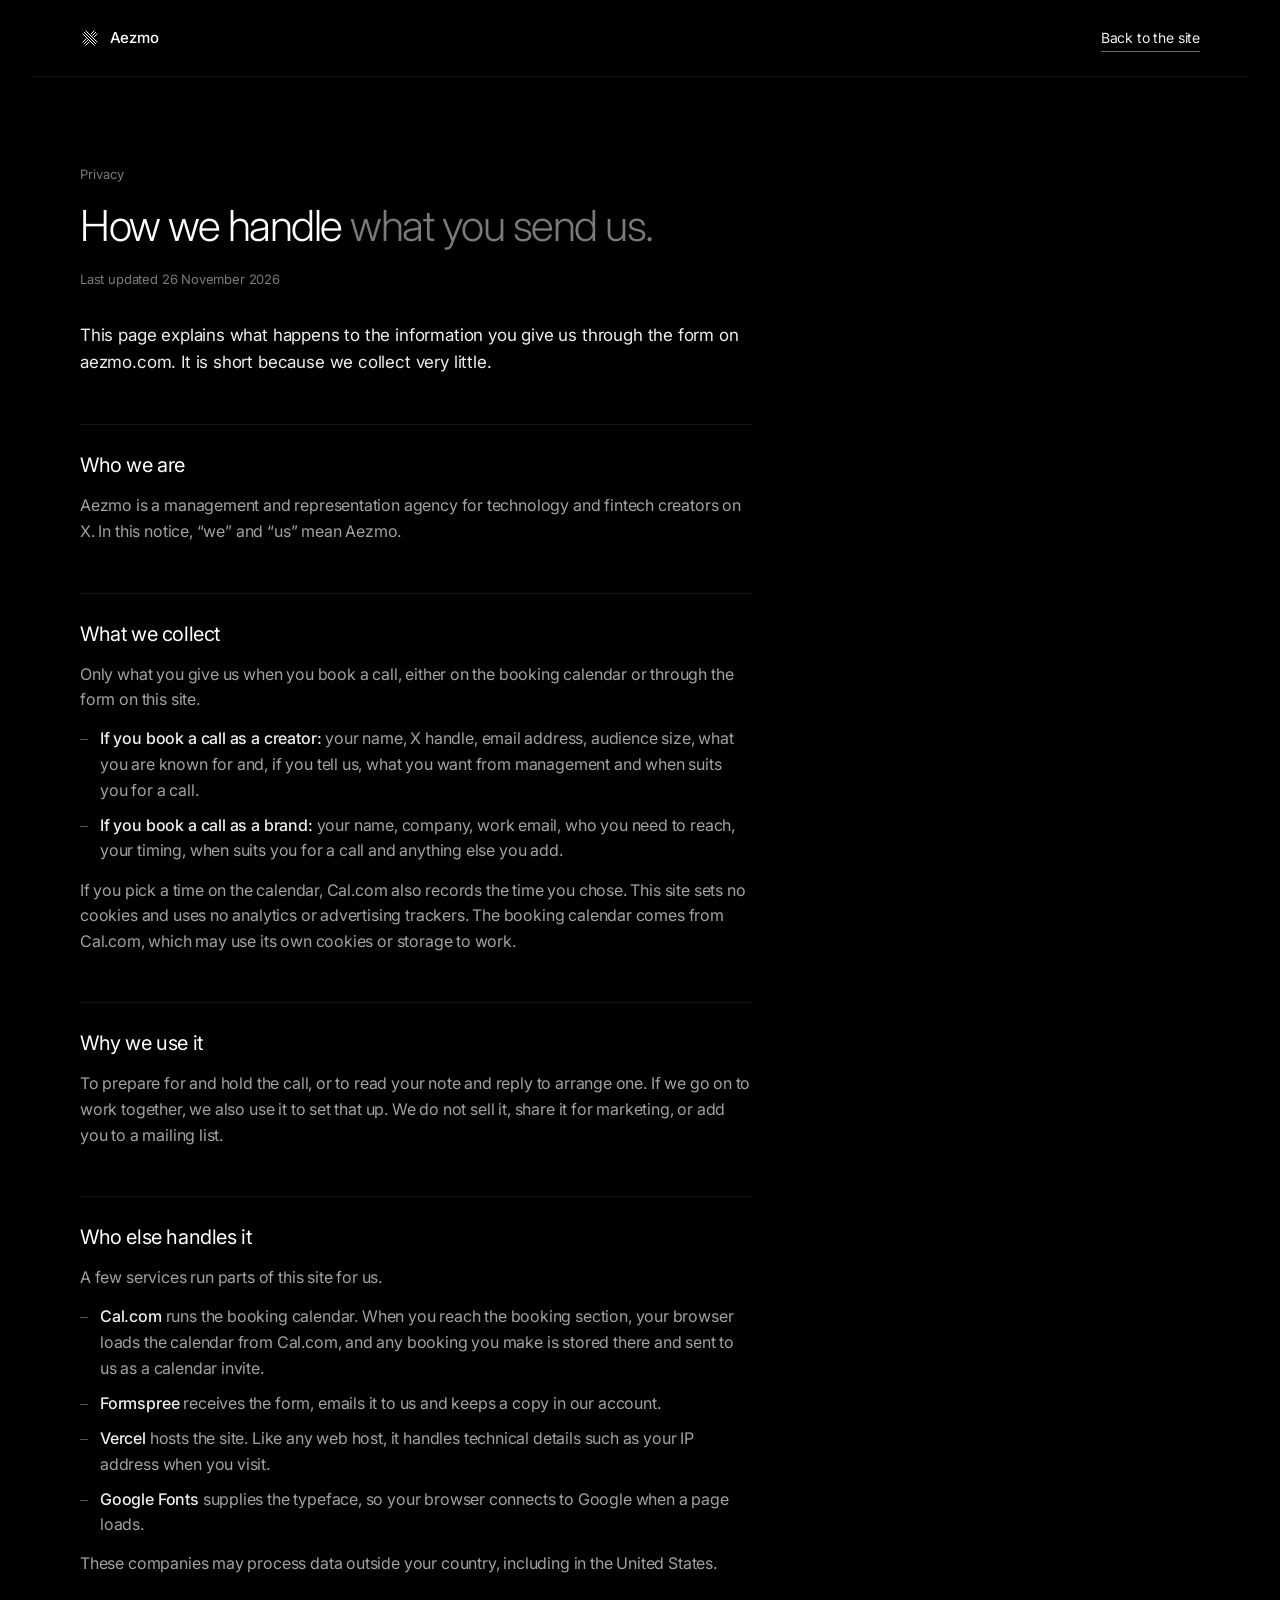
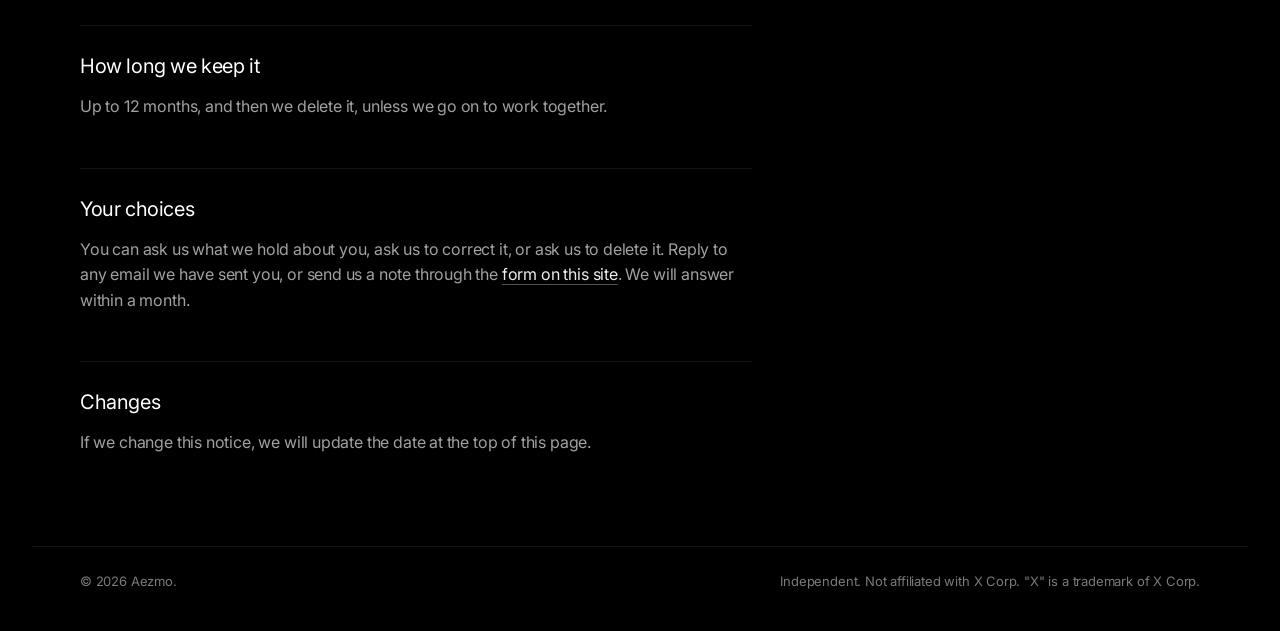
<file: privacy.html>
<!doctype html>
<html lang="en">
<head>
  <meta charset="utf-8">
  <meta name="viewport" content="width=device-width, initial-scale=1, viewport-fit=cover">
  <title>Privacy · Aezmo</title>
  <meta name="description" content="How Aezmo handles the information you send through the form on aezmo.com.">
  <meta name="theme-color" content="#000000">
  <meta name="color-scheme" content="dark">
  <link rel="canonical" href="https://aezmo.com/privacy">
  <link rel="icon" href="assets/img/favicon.svg" type="image/svg+xml">

  <link rel="preconnect" href="https://fonts.googleapis.com">
  <link rel="preconnect" href="https://fonts.gstatic.com" crossorigin>
  <link href="https://fonts.googleapis.com/css2?family=Inter:opsz,wght@14..32,200..600&display=swap" rel="stylesheet">
  <link rel="stylesheet" href="assets/css/styles.css">
</head>
<body>
  <svg width="0" height="0" style="position:absolute" aria-hidden="true">
    <symbol id="mark" viewBox="0 0 24 24" fill="none" stroke="currentColor" stroke-width="1" stroke-linecap="round">
      <path vector-effect="non-scaling-stroke" d="M5.21 5.21 18.79 18.79M7.05 3.37 20.63 16.95M3.37 7.05 16.95 20.63"/>
      <path vector-effect="non-scaling-stroke" d="M18.79 5.21 14.97 9.03M9.03 14.97 5.21 18.79M20.63 7.05 16.81 10.87M10.87 16.81 7.05 20.63M16.95 3.37 13.13 7.19M7.19 13.13 3.37 16.95"/>
    </symbol>
  </svg>

  <header class="wrap privacy-top">
    <a class="brand" href="/" aria-label="Aezmo home">
      <svg class="mark" aria-hidden="true"><use href="#mark"/></svg>
      <span class="brand__name">Aezmo</span>
    </a>
    <a class="link" href="/">Back to the site</a>
  </header>

  <main class="wrap">
    <article class="privacy">
      <p class="tag privacy__label">Privacy</p>
      <h1 class="privacy__title">How we handle <em>what you send&nbsp;us.</em></h1>
      <p class="privacy__date">Last updated 26 November 2026</p>
      <p class="privacy__intro">This page explains what happens to the information you give us through the form on aezmo.com. It is short because we collect very little.</p>

      <section class="privacy__sec">
        <h2>Who we are</h2>
        <p>Aezmo is a management and representation agency for technology and fintech creators on X. In this notice, “we” and “us” mean Aezmo.</p>
      </section>

      <section class="privacy__sec">
        <h2>What we collect</h2>
        <p>Only what you give us when you book a call, either on the booking calendar or through the form on this site.</p>
        <ul>
          <li><strong>If you book a call as a creator:</strong> your name, X handle, email address, audience size, what you are known for and, if you tell us, what you want from management and when suits you for a call.</li>
          <li><strong>If you book a call as a brand:</strong> your name, company, work email, who you need to reach, your timing, when suits you for a call and anything else you add.</li>
        </ul>
        <p>If you pick a time on the calendar, Cal.com also records the time you chose. This site sets no cookies and uses no analytics or advertising trackers. The booking calendar comes from Cal.com, which may use its own cookies or storage to work.</p>
      </section>

      <section class="privacy__sec">
        <h2>Why we use it</h2>
        <p>To prepare for and hold the call, or to read your note and reply to arrange one. If we go on to work together, we also use it to set that up. We do not sell it, share it for marketing, or add you to a mailing list.</p>
      </section>

      <section class="privacy__sec">
        <h2>Who else handles it</h2>
        <p>A few services run parts of this site for us.</p>
        <ul>
          <li><strong>Cal.com</strong> runs the booking calendar. When you reach the booking section, your browser loads the calendar from Cal.com, and any booking you make is stored there and sent to us as a calendar invite.</li>
          <li><strong>Formspree</strong> receives the form, emails it to us and keeps a copy in our account.</li>
          <li><strong>Vercel</strong> hosts the site. Like any web host, it handles technical details such as your IP address when you visit.</li>
          <li><strong>Google Fonts</strong> supplies the typeface, so your browser connects to Google when a page loads.</li>
        </ul>
        <p>These companies may process data outside your country, including in the United States.</p>
      </section>

      <section class="privacy__sec">
        <h2>How long we keep it</h2>
        <p>Up to 12 months, and then we delete it, unless we go on to work together.</p>
      </section>

      <section class="privacy__sec">
        <h2>Your choices</h2>
        <p>You can ask us what we hold about you, ask us to correct it, or ask us to delete it. Reply to any email we have sent you, or send us a note through the <a href="/#book">form on this site</a><span hidden data-if="email">, or email <a data-site="email" href="#"></a></span>. We will answer within a month.</p>
      </section>

      <section class="privacy__sec">
        <h2>Changes</h2>
        <p>If we change this notice, we will update the date at the top of this page.</p>
      </section>
    </article>
  </main>

  <footer class="wrap privacy-foot">
    <p>© <span data-year>2026</span> Aezmo.</p>
    <p>Independent. Not affiliated with X Corp. "X" is a trademark of X Corp.</p>
  </footer>

  <script src="assets/js/site.config.js"></script>
  <script>
    (function () {
      var year = document.querySelector('[data-year]');
      if (year) year.textContent = new Date().getFullYear();
      var email = ((window.SITE || {}).email || '').trim();
      if (!email) return;
      document.querySelectorAll('[data-site="email"]').forEach(function (a) { a.textContent = email; a.href = 'mailto:' + email; });
      document.querySelectorAll('[data-if="email"]').forEach(function (el) { el.hidden = false; });
    })();
  </script>
</body>
</html>
</file>
<file: assets/css/styles.css>
/* ==========================================================================
   Tech & fintech creator management: site styles
   Strictly black, with white and greys. One typeface (Inter): light headlines,
   small text, and one large visual (the X in the hero). The measured references
   behind these choices are in Design-Direction.md.
   ========================================================================== */

/* ---------- Tokens ---------- */
:root {
  --black: #000;
  --ink-1: #0a0a0a;
  --ink-2: #111;
  --white: #fff;
  --paper: #ededed;   /* primary text */
  --mute: #a1a1a1;    /* secondary text, 8:1 on black */
  --dim: #7a7a7a;     /* labels and the grey part of a headline, 5:1 on black */
  --line: rgba(255, 255, 255, .08);
  --line-2: rgba(255, 255, 255, .14);
  --line-3: rgba(255, 255, 255, .32);

  --font: "Inter", -apple-system, BlinkMacSystemFont, "Segoe UI", Roboto, system-ui, sans-serif;

  /* Type scale. Nothing on the page is larger than the hero headline. */
  --fs-hero: clamp(2.5rem, 3.6vw + .25rem, 3.5rem);        /* 40–56px */
  --fs-h2: clamp(1.875rem, 2.4vw + .75rem, 2.75rem);       /* 30–44px */
  --fs-statement: clamp(1.5rem, 2vw + .75rem, 2.5rem);     /* 24–40px */
  --fs-h3: 1.25rem;                                        /* 20px */
  --fs-lead: 1.0625rem;                                    /* 17px */
  --fs-small: .8125rem;                                    /* 13px */

  --gutter: clamp(1.25rem, 4vw, 3rem);
  --max: 76rem;
  --nav-h: 4rem;      /* the floating bar plus the space above it */
  --pad: clamp(4rem, 7vw, 6.5rem);           /* space below a section's content */
  --pad-top: clamp(1.75rem, 3vw, 2.5rem);    /* space above a section's label line */

  --ease: cubic-bezier(.16, 1, .3, 1);
  --ease-io: cubic-bezier(.65, 0, .35, 1);
  --t-fast: 180ms;
  --t-med: 420ms;
}

/* ---------- Base ---------- */
*, *::before, *::after { box-sizing: border-box; }

html {
  -webkit-text-size-adjust: 100%;
  text-size-adjust: 100%;
  scroll-behavior: smooth;
  scroll-padding-top: calc(var(--nav-h) + 1.5rem);
  background: var(--black);
}

body {
  margin: 0;
  background: var(--black);
  color: var(--paper);
  font-family: var(--font);
  font-size: 1rem;
  font-weight: 400;
  line-height: 1.6;
  letter-spacing: -.011em;
  font-optical-sizing: auto;
  -webkit-font-smoothing: antialiased;
  -moz-osx-font-smoothing: grayscale;
  text-rendering: optimizeLegibility;
  overflow-x: clip;
}

h1, h2, h3, p, ul, ol, figure, fieldset { margin: 0; padding: 0; }
h1, h2, h3 { font-weight: inherit; font-size: inherit; }
ul, ol { list-style: none; }
fieldset { border: 0; min-width: 0; }
a { color: inherit; text-decoration: none; }
button { font: inherit; letter-spacing: inherit; color: inherit; background: none; border: 0; padding: 0; cursor: pointer; }
input, select, textarea { font: inherit; letter-spacing: inherit; color: inherit; }
svg { display: block; }
[hidden] { display: none !important; }

::selection { background: var(--white); color: var(--black); }

:focus-visible {
  outline: 1px solid var(--white);
  outline-offset: 4px;
  border-radius: 2px;
}

.wrap {
  width: 100%;
  max-width: var(--max);
  margin-inline: auto;
  padding-inline: var(--gutter);
}

.sr-only {
  position: absolute; width: 1px; height: 1px; padding: 0; margin: -1px;
  overflow: hidden; clip: rect(0, 0, 0, 0); white-space: nowrap; border: 0;
}

.skip {
  position: fixed; left: 1rem; top: 1rem; z-index: 200;
  padding: .75rem 1rem; background: var(--white); color: var(--black);
  border-radius: 999px; font-size: .875rem; font-weight: 500;
  transform: translateY(-200%);
}
.skip:focus { transform: none; }

main, .foot { position: relative; z-index: 1; }

/* Single-column grids must not grow to fit wide content (it would overflow on phones). */
.split-head, .std,
.faq__grid, .foot__in { grid-template-columns: minmax(0, 1fr); }

/* ---------- Dashed lines at the edges of the content ---------- */
.guides { position: fixed; inset: 0; z-index: 0; pointer-events: none; }
.guides__in { position: relative; height: 100%; max-width: var(--max); margin-inline: auto; }
.guides__in::before,
.guides__in::after {
  content: ""; position: absolute; top: 0; bottom: 0; width: 0;
  border-left: 1px dashed rgba(255, 255, 255, .08);
}
.guides__in::before { left: var(--gutter); }
.guides__in::after { right: var(--gutter); }

/* ---------- Type ---------- */
.display {
  font-weight: 300;
  letter-spacing: -.03em;
  line-height: 1.06;
  color: var(--white);
  text-wrap: balance;
}
/* Emphasis is tone, not a second typeface: the end of a headline goes grey. */
.display em { font-style: normal; color: var(--dim); }
.hl { display: block; }

.h2 { font-size: var(--fs-h2); }

.statement {
  font-size: var(--fs-statement);
  font-weight: 300;
  line-height: 1.22;
  letter-spacing: -.024em;
  color: var(--white);
  text-wrap: pretty;
}
.statement--sm { font-size: clamp(1.5rem, 2vw, 1.875rem); }

.lead {
  font-size: var(--fs-lead);
  line-height: 1.6;
  color: var(--mute);
  max-width: 32em;
  text-wrap: pretty;
}

.tag { font-size: var(--fs-small); line-height: 1.4; letter-spacing: 0; color: var(--dim); }
.tag--on { color: var(--paper); }

/* ---------- Buttons and links ---------- */
.btn {
  position: relative;
  display: inline-flex;
  align-items: center;
  justify-content: center;
  gap: .55rem;
  min-height: 2.75rem;
  padding: 0 1.25rem;
  border-radius: 999px;
  background: var(--white);
  color: var(--black);
  font-size: .875rem;
  font-weight: 500;
  letter-spacing: -.006em;
  line-height: 1;
  white-space: nowrap;
  transform: translate(var(--mx, 0), var(--my, 0));
  transition: background-color .3s var(--ease), color .3s var(--ease), box-shadow .3s var(--ease), transform .6s var(--ease);
}
.btn__icon {
  flex: none; width: .875rem; height: .875rem; margin-right: -.15rem;
  transition: transform .45s var(--ease);
}
.btn:hover, .btn:focus-visible { background: #d6d6d6; }
.btn:hover .btn__icon, .btn:focus-visible .btn__icon { transform: translateX(.2rem); }
.btn:active { transform: translate(var(--mx, 0), var(--my, 0)) scale(.98); }
.btn[disabled] { opacity: .6; pointer-events: none; }

.btn--ghost { background: transparent; color: var(--white); box-shadow: inset 0 0 0 1px var(--line-3); }
.btn--ghost:hover, .btn--ghost:focus-visible { background: rgba(255, 255, 255, .08); }

.btn--sm { min-height: 2.25rem; padding: 0 1rem; font-size: .8125rem; gap: .45rem; }
.btn--sm .btn__icon { width: .75rem; height: .75rem; }

.link {
  position: relative;
  display: inline-block;
  padding-block: .6rem;
  font-size: .875rem;
  color: var(--paper);
  transition: color var(--t-fast);
}
.link::after {
  content: ""; position: absolute; left: 0; right: 0; bottom: .4rem; height: 1px;
  background: currentColor; opacity: .45; transform-origin: left;
  transition: opacity var(--t-fast);
}
.link:hover { color: var(--white); }
.link:hover::after { opacity: 1; animation: redraw .7s var(--ease); }
@keyframes redraw {
  0% { transform: scaleX(1); transform-origin: right; }
  45% { transform: scaleX(0); transform-origin: right; }
  46% { transform: scaleX(0); transform-origin: left; }
  100% { transform: scaleX(1); transform-origin: left; }
}

/* ---------- Navigation: one floating bar of liquid glass ----------
   Every browser gets the glass itself: a light blur that keeps colour, a bright rim where
   light catches the curve, and a soft highlight that follows the pointer. Chromium-based
   browsers also bend what is behind the bar near its edges, like the rim of a lens
   (glass() in main.js builds that filter and adds .has-lens). */
.nav {
  position: fixed; inset: 0 0 auto 0; z-index: 50;
  padding-top: .75rem;
  pointer-events: none;
}
.nav__bar {
  position: relative;
  isolation: isolate;
  pointer-events: auto;
  display: grid; grid-template-columns: minmax(0, 1fr) auto minmax(0, 1fr); align-items: center; gap: 1rem;
  height: 3.25rem;
  padding: 0 .45rem 0 1.1rem;
  border-radius: 999px;
  background:
    linear-gradient(180deg, rgba(255, 255, 255, .06) 0%, rgba(255, 255, 255, .015) 60%),
    rgba(10, 10, 10, .5);
  -webkit-backdrop-filter: blur(12px) saturate(180%) brightness(1.08);
  backdrop-filter: blur(12px) saturate(180%) brightness(1.08);
  box-shadow: 0 10px 30px -12px rgba(0, 0, 0, .9);   /* a soft lift only; the edge is drawn below */
}
/* The edge: one hairline, lit from above. Faintly brighter along the top, fading down the
   ends and nearly gone along the bottom, so it reads as light on glass, not a drawn border. */
.nav__bar::before {
  content: ""; position: absolute; inset: 0; z-index: -1;
  padding: 1px; border-radius: inherit;
  background: linear-gradient(180deg, rgba(255, 255, 255, .15) 0%, rgba(255, 255, 255, .07) 30%, rgba(255, 255, 255, .035) 70%, rgba(255, 255, 255, .05) 100%);
  -webkit-mask: linear-gradient(#000 0 0) content-box, linear-gradient(#000 0 0);
  -webkit-mask-composite: xor;
  mask: linear-gradient(#000 0 0) content-box, linear-gradient(#000 0 0);
  mask-composite: exclude;
  pointer-events: none;
}
/* A soft highlight that follows the pointer (mouse only, set by JS). */
.nav__bar::after {
  content: ""; position: absolute; inset: 0; z-index: -1;
  border-radius: inherit;
  background: radial-gradient(12rem circle at var(--gx, 50%) var(--gy, 0%), rgba(255, 255, 255, .07), transparent 65%);
  opacity: 0; transition: opacity .5s var(--ease);
  pointer-events: none;
}
.nav__bar.is-lit::after { opacity: 1; }
/* With the lens the glass is a little clearer, so the bending at the rim can be seen, but
   still frosted enough that text scrolling underneath never competes with the bar's own. */
.has-lens .nav__bar {
  background:
    linear-gradient(180deg, rgba(255, 255, 255, .06) 0%, rgba(255, 255, 255, .015) 60%),
    rgba(10, 10, 10, .48);
  -webkit-backdrop-filter: url(#nav-lens) blur(2.5px) saturate(160%) brightness(1.12);
  backdrop-filter: url(#nav-lens) blur(2.5px) saturate(160%) brightness(1.12);
}

.brand { display: inline-flex; align-items: center; gap: .6rem; min-height: 2.75rem; justify-self: start; color: var(--white); }
.mark { width: 1.25rem; height: 1.25rem; flex: none; }
.brand__name { font-size: .9375rem; font-weight: 500; letter-spacing: -.01em; }
.brand__name:empty { display: none; }
.brand__desc { font-size: var(--fs-small); font-weight: 500; letter-spacing: -.005em; color: var(--paper); white-space: nowrap; }
.has-name .brand__desc { display: none; }
@media (min-width: 1360px) {
  .has-name .brand__desc { display: inline; padding-left: .6rem; border-left: 1px solid var(--line-2); font-weight: 400; color: var(--mute); }
}

.rnav { display: none; }
@media (min-width: 1024px) { .rnav { display: block; } }
.rnav__list { display: flex; align-items: center; gap: .15rem; }
.rnav__list a {
  display: inline-flex; align-items: center; height: 2.25rem; padding: 0 .9rem;
  border-radius: 999px;
  font-size: var(--fs-small); color: var(--mute);
  transition: color var(--t-fast), background-color var(--t-fast);
}
.rnav__list a:hover { color: var(--white); }
.rnav__list a[aria-current] { color: var(--white); background: rgba(255, 255, 255, .07); }

.nav__end { grid-column: 3; justify-self: end; display: flex; align-items: center; gap: .25rem; }
.nav__end .btn { display: none; }
@media (min-width: 640px) { .nav__end .btn { display: inline-flex; } }

.burger { position: relative; width: 2.75rem; height: 2.75rem; border-radius: 999px; }
.burger i {
  position: absolute; left: .85rem; right: .85rem; top: 50%; height: 1px;
  background: var(--white);
  transition: transform .5s var(--ease);
}
.burger i:first-of-type { transform: translateY(-.22rem); }
.burger i:last-of-type { transform: translateY(.22rem); }
.menu-open .burger i:first-of-type { transform: rotate(45deg); }
.menu-open .burger i:last-of-type { transform: rotate(-45deg); }
@media (min-width: 1024px) { .burger { display: none; } }
html:not(.js) .burger { display: none; } /* the menu needs JS; without it the page is still fully readable */

/* ---------- Mobile menu ---------- */
.menu {
  position: fixed; inset: 0; z-index: 40;
  padding-top: calc(var(--nav-h) + .5rem);
  background: var(--black);
  overflow-y: auto;
  opacity: 0; visibility: hidden;
  transition: opacity .45s var(--ease), visibility 0s linear .45s;
}
.menu-open .menu { opacity: 1; visibility: visible; transition-delay: 0s; }
.menu-open { overflow: hidden; }
.menu__in {
  min-height: calc(100dvh - var(--nav-h) - .5rem);
  display: flex; flex-direction: column; justify-content: space-between; gap: 2.5rem;
  padding-block: 1.25rem 2.5rem;
}
.menu__list li { border-bottom: 1px solid var(--line); }
.menu__list a {
  display: flex; align-items: baseline; gap: 1rem;
  padding-block: .9rem;
  font-size: clamp(1.625rem, 7vw, 2.125rem); font-weight: 300;
  letter-spacing: -.028em; line-height: 1.1;
  color: var(--white);
  opacity: 0; transform: translateY(1rem);
  transition: opacity .7s var(--ease), transform .7s var(--ease);
}
.menu-open .menu__list a { opacity: 1; transform: none; transition-delay: calc(var(--i, 0) * 45ms + 80ms); }
.menu__n { min-width: 1.5rem; font-size: var(--fs-small); letter-spacing: 0; font-variant-numeric: tabular-nums; color: var(--dim); }
.menu__foot { display: flex; flex-wrap: wrap; align-items: center; gap: 1rem 1.5rem; }

/* ---------- Hero ---------- */
.hero {
  position: relative;
  isolation: isolate;
  min-height: 100vh;
  min-height: 100svh;
  display: flex; flex-direction: column; justify-content: flex-end;
  padding-block: calc(var(--nav-h) + 2rem) clamp(2.5rem, 7vh, 4rem);
  overflow: clip;
}
@media (min-width: 900px) {
  .hero { justify-content: center; padding-bottom: calc(var(--nav-h) + 1rem); }
}
/* "Top" composition (phones, tall tablets): the figure sits above the text and fades out
   just before it. --content-top is where the text starts, measured by JS. */
.hero__field {
  position: absolute; inset: 0; z-index: -1;
  width: 100%; height: 100%;
  -webkit-mask-image: linear-gradient(180deg, #000 0, #000 calc(var(--content-top, 60%) - 6rem), rgba(0, 0, 0, .12) var(--content-top, 60%), transparent calc(var(--content-top, 60%) + 8rem));
  mask-image: linear-gradient(180deg, #000 0, #000 calc(var(--content-top, 60%) - 6rem), rgba(0, 0, 0, .12) var(--content-top, 60%), transparent calc(var(--content-top, 60%) + 8rem));
}
/* "Side" composition (set by JS): the figure sits right of the headline, so dim it on the left instead. */
.hero--side .hero__field {
  -webkit-mask-image: linear-gradient(90deg, rgba(0, 0, 0, .3) 0%, rgba(0, 0, 0, .5) 36%, #000 60%), linear-gradient(180deg, #000 62%, rgba(0, 0, 0, .25) 100%);
  mask-image: linear-gradient(90deg, rgba(0, 0, 0, .3) 0%, rgba(0, 0, 0, .5) 36%, #000 60%), linear-gradient(180deg, #000 62%, rgba(0, 0, 0, .25) 100%);
  -webkit-mask-composite: source-in;
  mask-composite: intersect;
}

.hero__content { position: relative; display: grid; justify-items: start; }

.status {
  display: inline-flex; align-items: center; gap: .6rem;
  margin-bottom: 1.5rem;
  font-size: var(--fs-small); color: var(--mute);
}
.status__dot {
  width: .375rem; height: .375rem; border-radius: 50%; background: var(--white);
  animation: pulse 2.8s var(--ease-io) infinite;
}
@keyframes pulse {
  0% { box-shadow: 0 0 0 0 rgba(255, 255, 255, .5); }
  70%, 100% { box-shadow: 0 0 0 .5rem rgba(255, 255, 255, 0); }
}

.hero__title { font-size: var(--fs-hero); letter-spacing: -.032em; line-height: 1.04; }
.hero__lede { margin-top: 1.5rem; font-size: var(--fs-lead); line-height: 1.6; color: var(--mute); max-width: 31rem; text-wrap: pretty; }
.hero__cta { display: flex; flex-wrap: wrap; align-items: center; gap: .75rem; margin-top: 2rem; }

/* ---------- Sections ---------- */
/* Each section opens with its ruled label line close to the top, so the line itself
   marks the break and the space between sections is one gap, not two stacked ones. */
.section { position: relative; padding-block: var(--pad-top) var(--pad); }
.hero + .section { padding-top: clamp(3.5rem, 7vw, 6rem); }

.sec-head { display: flex; align-items: center; gap: .75rem; margin-bottom: clamp(2rem, 4vw, 3.5rem); }
.sec-head .tag:first-child { font-variant-numeric: tabular-nums; }
.sec-head__rule { flex: 1; height: 1px; background: var(--line-2); transform-origin: left; }
.js .sec-head__rule { transform: scaleX(0); transition: transform 1.5s var(--ease) .15s; }
.js .sec-head.in .sec-head__rule { transform: none; }

.split-head { display: grid; gap: 1.25rem; margin-bottom: clamp(2.5rem, 5vw, 4rem); }
@media (min-width: 1024px) {
  .split-head { grid-template-columns: minmax(0, 7fr) minmax(0, 5fr); gap: 4rem; align-items: end; }
}

/* A closing line at the foot of a section, so it ends on purpose instead of trailing off. */
.closer {
  display: grid; align-items: center; gap: 1.25rem 3rem;
  margin-top: clamp(2.5rem, 5vw, 4rem); padding-top: clamp(1.5rem, 2.5vw, 2rem);
  border-top: 1px solid var(--line-2);
}
.closer__line {
  max-width: 28em;
  font-size: clamp(1.25rem, 1.4vw + .5rem, 1.625rem); font-weight: 300;
  line-height: 1.3; letter-spacing: -.02em; color: var(--white);
  text-wrap: balance;
}
.closer__line em { font-style: normal; color: var(--dim); }
.closer .btn { justify-self: start; }
.closer__mark { width: 1.5rem; height: 1.5rem; color: var(--mute); }
@media (min-width: 900px) { .closer { grid-template-columns: minmax(0, 1fr) auto; } }

/* ---------- The line under the hero ----------
   "Hollywood has its agents. X has Aezmo." at the hero's size, alone on the screen, with
   the first sentence on the left guide and the second on the right. Without JavaScript, or
   with reduced motion, the first sentence is grey and the second white.
   With JavaScript both sentences rest in grey and a soft light keeps passing over them,
   turn by turn, like the light on the footer word: along each line of text from left to
   right, the next one starting as the last fades, then round again. interlude() in main.js
   lays two white copies of the line (.interlude__lit) over the grey one. Each is masked to
   a circle of light at --x/--y (radius --lr) and to the band of the line of text it is
   passing over (--top to --bot), so a light never spills onto its neighbours. */
.interlude {
  display: grid; align-content: center;
  min-height: 86vh; min-height: 86svh;
  padding-block: clamp(4rem, 8vw, 6rem);
}
.interlude__line {
  position: relative;
  display: grid; gap: .18em;
  font-size: var(--fs-hero); font-weight: 300; line-height: 1.04; letter-spacing: -.035em;
  text-wrap: balance;
}
.interlude__a { justify-self: start; color: var(--dim); }
.interlude__b { justify-self: end; text-align: end; color: var(--white); }
.interlude.is-live .interlude__line > .interlude__a { color: #626262; }
.interlude.is-live .interlude__line > .interlude__b { color: #8c8c8c; }
.interlude__lit {
  --spot: #000 0%, rgba(0, 0, 0, .55) 40%, transparent 100%;
  position: absolute; inset: 0;
  display: grid; gap: inherit;
  pointer-events: none; user-select: none;
  --band: transparent var(--top, -100%), #000 var(--top, -100%), #000 var(--bot, 200%), transparent calc(var(--bot, 200%) + 2px);
  -webkit-mask-image:
    radial-gradient(circle var(--lr, 10rem) at var(--x, -300%) var(--y, 50%), var(--spot)),
    linear-gradient(var(--band));
  -webkit-mask-composite: source-in;
  mask-image:
    radial-gradient(circle var(--lr, 10rem) at var(--x, -300%) var(--y, 50%), var(--spot)),
    linear-gradient(var(--band));
  mask-composite: intersect;
}
.interlude__lit > span { color: var(--white); }
.interlude__lit > span::before { content: attr(data-text); }
@media (prefers-reduced-motion: reduce), (forced-colors: active) {
  .interlude__lit { display: none; }
  .interlude.is-live .interlude__line > .interlude__a { color: var(--dim); }
  .interlude.is-live .interlude__line > .interlude__b { color: var(--white); }
}

/* ---------- 01 Position ---------- */
/* Words start grey and turn white as you read down (set by JS), as on terafab.ai. */
.position .statement { max-width: 24em; }
.statement .mw { transition: opacity .3s linear; }
.notes { display: grid; gap: 1.5rem; margin-top: clamp(2.5rem, 5vw, 4rem); }
.notes li { padding-top: 1.1rem; border-top: 1px solid var(--line-2); }
.notes__t { margin-bottom: .35rem; font-size: .9375rem; font-weight: 500; color: var(--white); }
.notes p { font-size: .9375rem; color: var(--mute); max-width: 26em; }
@media (min-width: 768px) { .notes { grid-template-columns: repeat(3, minmax(0, 1fr)); gap: 2.5rem; } }

/* ---------- Work: a wall of posts ----------
   Filled by the script from posts.js. Columns are ruled off with the same dashed line as the
   page edges, and rows are held apart by space. Every card is a link to the post on X.
   Pictures stay monochrome, like the rest of the page. */
.wall {
  --wall-x: clamp(.75rem, 1.3vw, 1.5rem);     /* card edge to the column line */
  --wall-y: clamp(1.25rem, 1.6vw, 1.75rem);   /* card edge to the row above and below */
  --card-p: clamp(.875rem, 1.1vw, 1.125rem);  /* inside the panel that shows on hover */
  position: relative; display: grid; grid-template-columns: minmax(0, 1fr);
  border-block: 1px solid var(--line-2);
}
.wall::before, .wall::after {
  position: absolute; top: 0; bottom: 0; width: 0;
  border-left: 1px dashed rgba(255, 255, 255, .12); pointer-events: none;
}
.wall__cell { display: grid; grid-template-columns: minmax(0, 1fr); padding-block: var(--wall-y); }
.wall__cell + .wall__cell { border-top: 1px solid var(--line); }
.wall__note { margin-top: 1.25rem; }

.card {
  position: relative; display: flex; flex-direction: column; gap: 1.1rem; min-width: 0;
  border-radius: 1.25rem; color: var(--paper);
  transition: background-color var(--t-med) var(--ease), border-color var(--t-med) var(--ease);
}
.card__head { display: grid; grid-template-columns: auto minmax(0, 1fr) auto; align-items: center; gap: .8rem; }
.card__avatar {
  display: grid; place-items: center; width: 2.75rem; height: 2.75rem; overflow: hidden;
  border: 1px solid var(--line-3); border-radius: 50%; background: var(--black);
  font-size: .75rem; font-weight: 500; line-height: 1; color: var(--paper);
}
.card__avatar img, .card__media img { display: block; width: 100%; height: 100%; object-fit: cover; }
.card__avatar img { filter: grayscale(1); }
.card__who { display: grid; grid-template-columns: minmax(0, 1fr); gap: .1rem; min-width: 0; }
.card__name { display: flex; align-items: center; gap: .4rem; min-width: 0; font-size: .9375rem; font-weight: 500; line-height: 1.3; color: var(--white); }
.card__name > span:first-child, .card__meta { overflow: hidden; text-overflow: ellipsis; white-space: nowrap; }
.card__name svg { flex: none; width: 1rem; height: 1rem; color: var(--mute); }
.card__meta { font-size: var(--fs-small); line-height: 1.4; color: var(--dim); }
.card__go {
  display: grid; place-items: center; flex: none; width: 2.25rem; height: 2.25rem;
  border: 1px solid var(--line-2); border-radius: 50%; color: var(--mute);
  transition: background-color var(--t-med) var(--ease), border-color var(--t-med) var(--ease), color var(--t-med) var(--ease);
}
.card__go svg { width: .8rem; height: .8rem; transform: rotate(-45deg); transition: transform .55s var(--ease); }
.card__chip {
  padding: .3rem .65rem; border: 1px solid var(--line-3); border-radius: 999px; white-space: nowrap;
  font-size: .75rem; line-height: 1.2; color: var(--white);
}

.card__text {
  display: -webkit-box; -webkit-box-orient: vertical; -webkit-line-clamp: 2; line-clamp: 2; overflow: hidden;
  font-size: .9375rem; color: var(--mute); overflow-wrap: anywhere;
}
/* A post with no picture: the words carry the card. */
.card--quote .card__text {
  -webkit-line-clamp: 7; line-clamp: 7;
  font-size: clamp(1.25rem, .8vw + .8rem, 1.5rem); font-weight: 300;
  line-height: 1.3; letter-spacing: -.02em; color: var(--white);
}

.card__media {
  position: relative; display: block; aspect-ratio: 16 / 9; overflow: hidden;
  border: 1px solid var(--line); border-radius: .9rem; background: var(--black);
}
.card__media img {
  filter: grayscale(1) contrast(1.06) brightness(.82);
  transition: filter .7s var(--ease), transform 1.4s var(--ease);
}
.card__media--empty { display: grid; place-items: center; }
.card__media--empty svg { width: 22%; aspect-ratio: 1; color: var(--mute); }
.card__views {
  position: absolute; left: .65rem; top: .65rem; display: inline-flex; align-items: center; gap: .3rem;
  padding: .3rem .6rem .3rem .4rem; border: 1px solid var(--line-2); border-radius: .55rem;
  background: rgba(0, 0, 0, .8);
  font-size: .75rem; font-weight: 500; font-variant-numeric: tabular-nums; line-height: 1; color: var(--white);
}
.card__views svg { width: 1rem; height: 1rem; }

.card__stats {
  display: flex; flex-wrap: wrap; justify-content: space-between; gap: .5rem; margin-top: auto;
  font-size: var(--fs-small); font-variant-numeric: tabular-nums;
  color: var(--dim); transition: color var(--t-med) var(--ease);
}
.card__stats li { display: inline-flex; align-items: center; gap: .4rem; }
.card__stats svg { flex: none; width: 1.05rem; height: 1.05rem; }
@media (max-width: 359px) {
  .card__stats { gap: .25rem; font-size: .75rem; }
  .card__stats li { gap: .25rem; }
  .card__stats svg { width: .95rem; height: .95rem; }
}

/* The open place at the end of the wall. */
.card--invite {
  justify-content: space-between; gap: 2rem; min-height: 14rem;
  padding: clamp(1.1rem, 1.6vw, 1.5rem); border: 1px dashed var(--line-2);
}
.card--invite .tag { display: inline-flex; align-items: center; gap: .6rem; }
.card__line {
  font-size: clamp(1.375rem, 1vw + .9rem, 1.75rem); font-weight: 300;
  line-height: 1.2; letter-spacing: -.022em; color: var(--white); text-wrap: balance;
}
.card__line em { font-style: normal; color: var(--dim); }
.card__cta { display: flex; align-items: center; justify-content: space-between; gap: 1rem; font-size: .875rem; }
.card--invite .card__go svg { transform: none; }

a.card:focus-visible .card__go { background: var(--white); border-color: var(--white); color: var(--black); }
a.card:focus-visible .card__media img { filter: grayscale(1) contrast(1.06) brightness(1); }
@media (hover: hover) and (pointer: fine) {
  a.card:hover .card__go { background: var(--white); border-color: var(--white); color: var(--black); }
  a.card:hover .card__go svg { transform: rotate(-45deg) translateX(.14rem); }
  a.card--invite:hover .card__go svg { transform: translateX(.14rem); }
  a.card:hover .card__media img { filter: grayscale(1) contrast(1.06) brightness(1); transform: scale(1.035); }
  a.card:hover .card__stats { color: var(--mute); }
  a.card--invite:hover { border-color: var(--line-3); }
}

@media (min-width: 768px) {
  .wall { grid-template-columns: repeat(2, minmax(0, 1fr)); }
  .wall::before { content: ""; left: 50%; }
  .wall__cell { padding-inline: var(--wall-x); }
  .wall__cell + .wall__cell { border-top: 0; }
  .wall__cell--invite:nth-child(2n + 1) { display: none; }  /* never alone on a row */
  .card { padding: var(--card-p); }
  .card--invite { padding: clamp(1.1rem, 1.6vw, 1.5rem); }
  a.card:focus-visible { background: var(--ink-2); }
}
@media (min-width: 768px) and (hover: hover) and (pointer: fine) {
  a.card:hover { background: var(--ink-2); }
}
@media (min-width: 1200px) {
  .wall { grid-template-columns: repeat(3, minmax(0, 1fr)); }
  .wall::before { left: 33.3333%; }
  .wall::after { content: ""; left: 66.6667%; }
  .wall__cell--invite:nth-child(2n + 1) { display: grid; }
  .wall__cell--invite:nth-child(3n + 1) { display: none; }
}

/* ---------- 02 Talent ----------
   One large triangle, centred. Its corners are the three kinds of people we represent, each
   named beside its corner, and they meet at the X in the middle: nested triangles close in,
   signals travel inward and a slow ripple moves out. The corners take turns lighting up while
   the section is on screen, and pointing at a corner's text lights it (tri() in main.js). */
.talent__head { display: grid; justify-items: center; gap: 1.1rem; text-align: center; margin-bottom: clamp(2.5rem, 5vw, 4rem); }
.talent__head .lead { max-width: 34em; }

.tri-stage { display: grid; grid-template-columns: minmax(0, 1fr); justify-items: center; }
.tri { order: -1; width: 100%; max-width: 30rem; margin-bottom: 1.5rem; color: var(--white); }
.tri svg { display: block; width: 100%; height: auto; overflow: visible; }

.corner { width: 100%; display: grid; grid-template-columns: 2.5rem minmax(0, 1fr); column-gap: .75rem; row-gap: .35rem; padding-block: 1.25rem; border-top: 1px solid var(--line-2); }
.corner__n { grid-row: 1 / span 2; padding-top: .45rem; font-size: var(--fs-small); font-variant-numeric: tabular-nums; color: var(--dim); transition: color .5s var(--ease); }
.corner__t { font-size: clamp(1.625rem, 1.6vw + .9rem, 2.375rem); font-weight: 300; line-height: 1.08; letter-spacing: -.03em; color: var(--white); transition: color .5s var(--ease); }
.corner__d { font-size: .9375rem; line-height: 1.6; color: var(--mute); max-width: 26em; transition: color .5s var(--ease); }

@media (min-width: 1024px) {
  /* The triangle in the middle column; the apex corner's text above it, the other two
     beside the base corners. */
  .tri-stage {
    grid-template-columns: minmax(0, 1fr) minmax(0, 38rem) minmax(0, 1fr);
    grid-template-rows: auto auto; column-gap: 2rem; row-gap: 1.25rem; align-items: end;
  }
  .tri { order: 0; grid-column: 2; grid-row: 2; max-width: none; margin-bottom: 0; }
  .corner { display: grid; grid-template-columns: minmax(0, 1fr); row-gap: .4rem; padding: 0; border: 0; }
  .corner__n { grid-row: auto; padding-top: 0; }
  .corner--0 { grid-column: 2; grid-row: 1; justify-self: center; justify-items: center; max-width: 27rem; text-align: center; }
  .corner--1 { grid-column: 1; grid-row: 2; justify-self: end; justify-items: end; max-width: 17rem; margin-bottom: 1.25rem; text-align: right; }
  .corner--2 { grid-column: 3; grid-row: 2; justify-self: start; justify-items: start; max-width: 17rem; margin-bottom: 1.25rem; text-align: left; }
}

/* The drawing. */
.tri__arm { stroke-opacity: .35; transition: stroke-opacity .6s var(--ease); }
.tri__node { fill: var(--black); transition: fill .6s var(--ease); }
.tri__core { fill: var(--black); }
.tri__num { font-family: var(--font); font-size: 13px; font-weight: 500; letter-spacing: 0; fill: var(--dim); stroke: none; transition: fill .6s var(--ease); }
.tri__ripple { opacity: 0; vector-effect: non-scaling-stroke; transform-origin: 300px 312px; }
.tri.in .tri__ripple { animation: tri-ripple 4.5s var(--ease-io) infinite; }
@keyframes tri-ripple { 0% { transform: scale(1); opacity: .5; } 100% { transform: scale(3.33); opacity: 0; } }
.tri__dot { opacity: 0; transition: opacity .6s var(--ease) 1.6s; }
.tri.in .tri__dot { opacity: 1; }
.js .tri .draw { stroke-dasharray: 1 1; stroke-dashoffset: 1; }
.js .tri.in .draw { stroke-dashoffset: 0; transition: stroke-dashoffset 1.6s var(--ease) calc(var(--k, 0) * 90ms + .2s), stroke-opacity .6s var(--ease); }

/* The lit corner: its text, its arm, its node and its number. */
.tri-stage[data-on] .corner__t { color: var(--dim); }
.tri-stage[data-on] .corner__d { color: var(--dim); }
.tri-stage[data-on="0"] .corner--0 :is(.corner__t, .corner__n),
.tri-stage[data-on="1"] .corner--1 :is(.corner__t, .corner__n),
.tri-stage[data-on="2"] .corner--2 :is(.corner__t, .corner__n) { color: var(--white); }
.tri-stage[data-on="0"] .corner--0 .corner__d,
.tri-stage[data-on="1"] .corner--1 .corner__d,
.tri-stage[data-on="2"] .corner--2 .corner__d { color: var(--paper); }
.tri-stage[data-on="0"] .tri__arm[data-v="0"], .tri-stage[data-on="1"] .tri__arm[data-v="1"], .tri-stage[data-on="2"] .tri__arm[data-v="2"] { stroke-opacity: 1; }
.tri-stage[data-on="0"] .tri__node[data-v="0"], .tri-stage[data-on="1"] .tri__node[data-v="1"], .tri-stage[data-on="2"] .tri__node[data-v="2"] { fill: var(--white); }
.tri-stage[data-on="0"] .tri__num[data-v="0"], .tri-stage[data-on="1"] .tri__num[data-v="1"], .tri-stage[data-on="2"] .tri__num[data-v="2"] { fill: var(--white); }
@media (prefers-reduced-motion: reduce) {
  .tri__ripple, .tri__dot { display: none; }
  .js .tri .draw { stroke-dashoffset: 0; }
}

/* What we look for: four short columns divided by hairlines. */
.criteria { margin-top: clamp(3.5rem, 7vw, 5.5rem); }
.criteria__label { margin-bottom: 1.25rem; }
.criteria__list { display: grid; grid-template-columns: minmax(0, 1fr); }
.criteria__list li { display: grid; align-content: start; gap: .45rem; padding-block: 1.25rem; border-top: 1px solid var(--line); }
.criteria__list .tag { font-variant-numeric: tabular-nums; }
.criteria__list h3 { font-size: 1.25rem; font-weight: 300; line-height: 1.25; letter-spacing: -.02em; color: var(--white); }
.criteria__list p { font-size: .875rem; color: var(--mute); max-width: 22em; }
@media (min-width: 640px) {
  .criteria__list { grid-template-columns: repeat(2, minmax(0, 1fr)); column-gap: 2rem; }
}
@media (min-width: 1024px) {
  .criteria__list { grid-template-columns: repeat(4, minmax(0, 1fr)); column-gap: 0; }
  .criteria__list li { padding: .35rem 1.75rem .35rem 1.5rem; border-top: 0; border-left: 1px solid var(--line-2); }
  .criteria__list li:first-child { padding-left: 0; border-left: 0; }
}

/* ---------- 03 Management: one statement, nothing itemised ---------- */
.mgmt__stage { display: grid; justify-items: center; text-align: center; }
.mgmt__fig { position: relative; width: clamp(10rem, 15vw, 14rem); aspect-ratio: 1; margin-bottom: clamp(1.75rem, 3vw, 2.5rem); }
.mgmt__fig:empty { display: none; }
.mgmt__fig svg { width: 100%; height: 100%; overflow: visible; }
.mgmt__lead { margin-top: 1.25rem; max-width: 30em; }
.mgmt__cta { display: flex; flex-wrap: wrap; align-items: center; justify-content: center; gap: .75rem 1.5rem; margin-top: 2rem; }

/* The figure: four arms drawn in once towards a single node, then still.
   It is drawn on a 600-unit grid and shown at about 200px, so a stroke of 2.4 units
   lands just under one pixel on screen and the nine lines of an arm stay apart. */
.xd-line {
  fill: none; stroke-width: 2.4;
  stroke-dasharray: var(--len); stroke-dashoffset: var(--len);
  transition: stroke-dashoffset 1.5s var(--ease) calc(var(--a, 0) * 150ms + var(--j, 0) * 32ms + 150ms);
}
.mgmt__fig.in .xd-line { stroke-dashoffset: 0; }
.xd-orbit { fill: none; stroke: var(--line-3); stroke-width: 2.4; stroke-dasharray: 2.5 12; }
.xd-core { fill: none; stroke: var(--white); stroke-width: 2.6; }
.xd-dot { fill: var(--white); }
.mgmt__you {
  position: absolute; left: 50%; top: 61%; transform: translate(-50%, -50%);
  font-size: .75rem; font-weight: 500; letter-spacing: 0;
  color: var(--white);
}
.xd-orbit, .xd-core, .xd-dot, .mgmt__you { opacity: 0; transition: opacity 1s var(--ease) 1s; }
.mgmt__fig.in :is(.xd-orbit, .xd-core, .xd-dot, .mgmt__you) { opacity: 1; }

/* Hover (mouse only). The figure leans towards the pointer, light runs along each
   arm into the node, the ring opens and the dotted orbit turns. All of it stops
   when the pointer leaves. */
.xd-stage {
  position: relative; width: 100%; height: 100%;
  transform: perspective(56rem) rotateX(calc(var(--rx, 0) * 1deg)) rotateY(calc(var(--ry, 0) * 1deg));
  transition: transform .7s var(--ease);
}
.xd-pulse {
  --dash: 56;
  fill: none; stroke: var(--white); stroke-width: 4; stroke-linecap: round;
  stroke-dasharray: var(--dash) calc(var(--len) + var(--dash)); stroke-dashoffset: var(--dash);
  opacity: 0; transition: opacity .4s var(--ease);
}
.xd-orbit, .xd-core { transform-box: fill-box; transform-origin: center; }
.xd-core { transition: opacity 1s var(--ease) 1s, transform .6s var(--ease); }
.xd-dot {
  transform: translate(calc(var(--px, 0) * 1px), calc(var(--py, 0) * 1px));
  transition: opacity 1s var(--ease) 1s, transform .35s var(--ease);
}
@media (hover: hover) and (pointer: fine) {
  .mgmt__fig.in:hover .xd-pulse {
    opacity: 1;
    animation: xd-flow 1.5s cubic-bezier(.45, 0, .2, 1) infinite;
    animation-delay: calc(var(--a, 0) * 110ms + var(--j, 0) * 42ms);
  }
  .mgmt__fig.in:hover .xd-core { transform: scale(1.4); }
  .mgmt__fig.in:hover .xd-orbit { animation: xd-turn 14s linear infinite; }
}
@keyframes xd-flow {
  from { stroke-dashoffset: var(--dash); }
  to { stroke-dashoffset: calc(-1 * var(--len)); }
}
@keyframes xd-turn { to { transform: rotate(360deg); } }
@media (prefers-reduced-motion: reduce) {
  .xd-pulse { display: none; }
  .xd-stage { transform: none; }
}

/* ---------- 04 Process: four steps beside a drawing ----------
   As on monaco.com: a short list of steps, each with a thin bar, next to a card. As soon as
   the section comes into view the steps take turns, 1 to 4 and round again (flow() in
   main.js): the active step's bar fills, and the card shows its drawing, in the same line
   style as the X. The page scrolls normally throughout. */
.flow { display: grid; gap: clamp(2.25rem, 5vw, 3.5rem); }
@media (min-width: 1024px) {
  .flow { grid-template-columns: minmax(0, 5fr) minmax(0, 7fr); gap: 4.5rem; align-items: center; }
}
.flow__copy { display: grid; justify-items: start; }

.flow__steps { width: 100%; display: grid; gap: .25rem; margin-top: clamp(2rem, 4vw, 2.75rem); }
.flow__step {
  width: 100%; min-height: 3.5rem;
  display: grid; grid-template-columns: 2px 2.25rem minmax(0, 1fr); align-items: center; column-gap: 1.25rem;
  padding-block: .6rem; text-align: left;
  color: var(--dim);
  transition: color .5s var(--ease);
}
.flow__step:hover { color: var(--mute); }
.flow__step.is-on { color: var(--white); }
.flow__bar { position: relative; align-self: stretch; overflow: hidden; border-radius: 2px; background: var(--line-2); }
.flow__bar i {
  position: absolute; inset: 0; background: var(--white);
  transform: scaleY(0); transform-origin: top;
  transition: transform .4s var(--ease);
}
/* Steps already shown keep a full bar; the active one fills while it is shown. */
.flow__step.is-done .flow__bar i, .flow__step.is-on .flow__bar i { transform: none; }
.flow.is-running .flow__step.is-on .flow__bar i { animation: flow-fill var(--flow-dur, 3.5s) linear both; }
@keyframes flow-fill { from { transform: scaleY(0); } to { transform: scaleY(1); } }
.flow__n { font-size: var(--fs-small); font-variant-numeric: tabular-nums; color: var(--dim); }
.flow__t { font-size: clamp(1.375rem, 1vw + 1rem, 1.875rem); font-weight: 300; line-height: 1.15; letter-spacing: -.024em; }
.flow__link { margin-top: 1.5rem; }

/* The card: a faint dot grid, with the drawing for the active step. */
.flow__stage {
  position: relative; width: 100%; aspect-ratio: 4 / 3; overflow: hidden;
  border: 1px solid var(--line-2); border-radius: 1.25rem;
  background: radial-gradient(rgba(255, 255, 255, .09) 1px, transparent 1.4px) 0 0 / 24px 24px, var(--ink-1);
  color: var(--white);
}
.flow__stage svg { position: absolute; inset: 0; width: 100%; height: 100%; }
.flow__stage text { font-family: var(--font); font-size: 11px; font-weight: 500; letter-spacing: 0; fill: var(--mute); stroke: none; }

html:not(.js) .flow__art:not([data-art="3"]) { display: none; }
.js .flow__art { opacity: 0; transition: opacity .3s var(--ease); }
.js .flow__art.is-on { opacity: 1; transition-delay: .05s; }
/* Lines draw in quickly when their step becomes active (and the section has been seen),
   so each drawing is complete well inside its 1.8 seconds. */
.js .flow__art .draw { stroke-dasharray: 1 1; stroke-dashoffset: 1; }
.js .flow.is-seen .flow__art.is-on .draw { stroke-dashoffset: 0; transition: stroke-dashoffset .7s var(--ease) calc(var(--k, 0) * 35ms + .1s); }
.js .flow__art .fade { opacity: 0; }
.js .flow.is-seen .flow__art.is-on .fade { opacity: 1; transition: opacity .5s var(--ease) calc(var(--k, 0) * 35ms + .3s); }
/* Small signals travel along the lines, and the first node sends out rings. */
.flow__dot { opacity: 0; transition: opacity .4s var(--ease); }
.flow.is-seen .flow__art.is-on .flow__dot { opacity: 1; transition-delay: .6s; }
.flow__ping { opacity: 0; vector-effect: non-scaling-stroke; transform-box: fill-box; transform-origin: center; }
.flow.is-seen .flow__art.is-on .flow__ping { animation: flow-ping 1.6s var(--ease-io) infinite; }
.flow.is-seen .flow__art.is-on .flow__ping--late { animation-delay: .8s; }
@keyframes flow-ping { 0% { transform: scale(1); opacity: .55; } 100% { transform: scale(5); opacity: 0; } }
.flow__orbit { transform-box: fill-box; transform-origin: center; }
.flow.is-seen .flow__art.is-on .flow__orbit { animation: xd-turn 20s linear infinite; }
@media (prefers-reduced-motion: reduce) {
  .js .flow__art .draw { stroke-dashoffset: 0; }
  .js .flow__art .fade { opacity: 1; }
  .flow__dot, .flow__ping { display: none; }
}

/* ---------- 05 Standard ---------- */
.std { display: grid; gap: clamp(2.5rem, 5vw, 4rem); }
@media (min-width: 900px) { .std { grid-template-columns: repeat(2, minmax(0, 1fr)); gap: 4rem; } }
.std__label { display: flex; align-items: center; gap: .6rem; margin-bottom: 1rem; color: var(--paper); }
.glyph { position: relative; width: .75rem; height: .75rem; flex: none; }
.glyph::before, .glyph::after { content: ""; position: absolute; left: 0; right: 0; top: 50%; height: 1px; background: currentColor; }
.glyph::after { transform: rotate(90deg); }
.glyph--cross { transform: rotate(45deg); }
.std__list li {
  position: relative;
  padding: 1rem 0 1rem 1.75rem;
  border-top: 1px solid var(--line);
  font-size: 1.0625rem; line-height: 1.45; letter-spacing: -.014em;
  color: var(--white);
  text-wrap: pretty;
}
.std__list li:last-child { border-bottom: 1px solid var(--line); }
.std__list li::before, .std__list li::after {
  content: ""; position: absolute; left: 0; top: calc(1rem + .72em); width: .7rem; height: 1px;
  background: var(--line-3);
}
.std__list li::after { transform: rotate(90deg); }
.std__col--no .std__list li { color: var(--mute); }
.std__col--no .std__list li::before { transform: rotate(45deg); }
.std__col--no .std__list li::after { transform: rotate(-45deg); }

/* ---------- 06 Beliefs ----------
   Five lines, set large. Each starts grey and turns white as it reaches the middle of the
   screen, and the thin line beside the numbers fills as you read (beliefs() in main.js).
   Then one way in for creators and one for brands, side by side. */
.beliefs__title { margin-bottom: clamp(2.5rem, 5vw, 3.75rem); }
.beliefs__list { position: relative; display: grid; }
.beliefs__list::before, .beliefs__list::after {
  content: ""; position: absolute; left: 0; top: 0; bottom: 0; width: 1px;
}
.beliefs__list::before { background: var(--line-2); }
.beliefs__list::after { background: var(--white); transform: scaleY(var(--p, 1)); transform-origin: top; }
.belief {
  display: grid; grid-template-columns: 3rem minmax(0, 1fr); align-items: baseline;
  padding: clamp(.85rem, 1.6vw, 1.25rem) 0 clamp(.85rem, 1.6vw, 1.25rem) clamp(1.25rem, 2.5vw, 2rem);
}
.belief__n { font-size: var(--fs-small); font-variant-numeric: tabular-nums; color: var(--dim); transition: color .6s var(--ease); }
.belief__t {
  max-width: 22em;
  font-size: var(--fs-statement); font-weight: 300; line-height: 1.15; letter-spacing: -.026em;
  color: var(--white); text-wrap: balance;
  transition: opacity .8s var(--ease);
}
.js .beliefs__list::after { transform: scaleY(var(--p, 0)); }
.js .belief .belief__t { opacity: .28; }
.js .belief.is-lit .belief__t { opacity: 1; }
.js .belief.is-lit .belief__n { color: var(--paper); }

.ways { display: grid; margin-top: clamp(3rem, 6vw, 4.5rem); border-top: 1px solid var(--line-2); }
.way {
  position: relative;
  display: grid; grid-template-columns: minmax(0, 1fr) auto; align-items: end; gap: .6rem 1rem;
  padding-block: 1.5rem;
  border-bottom: 1px solid var(--line-2);
}
.way .tag { grid-column: 1 / -1; }
.way__t { font-size: clamp(1.375rem, 1.4vw + .75rem, 2rem); font-weight: 300; line-height: 1.15; letter-spacing: -.024em; color: var(--white); }
.way__icon { width: 1.25rem; height: 1.25rem; margin-bottom: .3rem; color: var(--mute); transition: transform .5s var(--ease), color var(--t-fast); }
.way::after {
  content: ""; position: absolute; left: 0; right: 0; bottom: -1px; height: 1px;
  background: var(--white); transform: scaleX(0); transform-origin: left;
  transition: transform .9s var(--ease);
}
.way:hover .way__icon, .way:focus-visible .way__icon { color: var(--white); transform: translateX(.3rem); }
.way:hover::after, .way:focus-visible::after { transform: none; }
@media (min-width: 900px) {
  .ways { grid-template-columns: repeat(2, minmax(0, 1fr)); border-bottom: 1px solid var(--line-2); }
  .way { padding: 1.75rem 2rem 1.75rem 0; border-bottom: 0; }
  .way + .way { padding-left: 2rem; border-left: 1px solid var(--line-2); }
}
@media (prefers-reduced-motion: reduce) {
  .js .belief .belief__t { opacity: 1; }
  .js .beliefs__list::after { transform: none; }
}

/* ---------- 07 Questions ---------- */
.faq__grid { display: grid; gap: clamp(2rem, 5vw, 4rem); }
@media (min-width: 1024px) {
  .faq__grid { grid-template-columns: minmax(0, 5fr) minmax(0, 7fr); gap: 4rem; align-items: start; }
  .faq__grid .h2 { position: sticky; top: calc(var(--nav-h) + 2.5rem); }
}

.acc { border-top: 1px solid var(--line-2); }
.acc__item { border-bottom: 1px solid var(--line-2); }
.acc__btn {
  width: 100%; min-height: 3.5rem;
  display: flex; align-items: center; gap: 1.25rem;
  padding-block: 1.15rem; text-align: left;
}
.acc__t {
  flex: 1;
  font-size: 1.0625rem; font-weight: 400; letter-spacing: -.014em; line-height: 1.35;
  color: var(--white);
  transition: transform .55s var(--ease);
}
.acc__btn:hover .acc__t { transform: translateX(.3rem); }
.pm { position: relative; width: .875rem; height: .875rem; flex: none; transition: transform .6s var(--ease); }
.pm::before, .pm::after { content: ""; position: absolute; left: 0; right: 0; top: 50%; height: 1px; background: var(--white); }
.pm::after { transform: rotate(90deg); }
.is-open > .acc__h .pm { transform: rotate(45deg); }

.acc__panel { display: grid; grid-template-rows: 1fr; }
.acc__in { overflow: hidden; min-height: 0; }
.js .acc__panel { grid-template-rows: 0fr; transition: grid-template-rows .6s var(--ease); }
.js .acc__in { visibility: hidden; transition: visibility 0s linear .6s; }
.js .is-open > .acc__panel { grid-template-rows: 1fr; }
.js .is-open > .acc__panel > .acc__in { visibility: visible; transition-delay: 0s; }
.acc__in p { padding-bottom: 1.25rem; font-size: .9375rem; color: var(--mute); max-width: 36em; }

/* ---------- 08 Apply ----------
   One conversation, centred: the heading, a large creator/brand switch, then a wide form on
   the dot grid with large light inputs and tap-to-choose options, and underneath the three
   things that happen next. */
.apply__head { display: grid; justify-items: center; gap: 1.1rem; text-align: center; margin-bottom: clamp(2.5rem, 5vw, 3.5rem); }
.apply__title { max-width: 15em; }
.contact { display: flex; flex-wrap: wrap; justify-content: center; gap: .35rem 2rem; }
.contact li { display: flex; align-items: baseline; gap: .75rem; }

.formcard {
  position: relative; max-width: 62rem; margin-inline: auto;
  padding: clamp(1.5rem, 4vw, 3.25rem);
  border: 1px solid var(--line-2); border-radius: 1.5rem;
  background: radial-gradient(rgba(255, 255, 255, .06) 1px, transparent 1.4px) 0 0 / 24px 24px, var(--ink-1);
}
.seg {
  display: flex; width: fit-content; margin: 0 auto clamp(2rem, 4vw, 3rem);
  padding: .3rem; border: 1px solid var(--line-2); border-radius: 999px; background: var(--black);
}
.seg__btn {
  min-height: 2.75rem; padding: 0 1.4rem; border-radius: 999px;
  font-size: .9375rem; font-weight: 500; color: var(--mute);
  transition: color var(--t-fast), background-color var(--t-med) var(--ease);
}
.seg__btn:hover { color: var(--white); }
.seg__btn.is-on { background: var(--white); color: var(--black); }

.form__set { display: grid; gap: 2rem; }
@media (min-width: 640px) {
  .form__set { grid-template-columns: repeat(2, minmax(0, 1fr)); }
  .field--wide { grid-column: 1 / -1; }
}
@media (min-width: 1024px) { .form__set { grid-template-columns: repeat(3, minmax(0, 1fr)); column-gap: 2.5rem; } }
.field { display: grid; gap: .3rem; min-width: 0; align-content: start; }
.field > label, .field--chips > legend { font-size: var(--fs-small); color: var(--mute); transition: color var(--t-fast); }
.field:focus-within > label { color: var(--white); }
.req { color: var(--white); }
/* Large, light inputs on a single underline. */
.field :is(input:not([type="radio"]), textarea) {
  width: 100%; min-height: 3rem;
  padding: .35rem 0 .6rem;
  background: transparent; border: 0; border-bottom: 1px solid var(--line-2); border-radius: 0;
  font-size: clamp(1.125rem, .5vw + 1rem, 1.375rem); font-weight: 300; letter-spacing: -.015em; color: var(--white);
  outline: none;
  transition: border-color var(--t-fast), box-shadow var(--t-fast);
}
.field textarea { min-height: 4.5rem; line-height: 1.45; resize: vertical; }
.field :is(input, textarea)::placeholder { color: #5a5a5a; }
.field :is(input:not([type="radio"]), textarea):hover { border-bottom-color: var(--line-3); }
.field :is(input:not([type="radio"]), textarea):focus-visible,
.field.is-invalid :is(input:not([type="radio"]), textarea) { border-bottom-color: var(--white); box-shadow: 0 1px 0 0 var(--white); }
.field input:-webkit-autofill {
  -webkit-text-fill-color: #fff; caret-color: #fff;
  box-shadow: 0 0 0 100px var(--ink-1) inset, 0 1px 0 0 var(--line-2);
}
/* Tap-to-choose options in place of drop-downs. */
.field--chips { display: block; }
.field--chips > legend { padding: 0; margin-bottom: .8rem; }
.chips { display: flex; flex-wrap: wrap; gap: .5rem; }
.chip { position: relative; display: inline-flex; }
.chip input { position: absolute; inset: 0; width: 100%; height: 100%; margin: 0; opacity: 0; cursor: pointer; }
.chip span {
  display: inline-flex; align-items: center; min-height: 2.75rem; padding: 0 1.15rem;
  border: 1px solid var(--line-2); border-radius: 999px; background: rgba(0, 0, 0, .4);
  font-size: .875rem; color: var(--paper); white-space: nowrap;
  transition: background-color var(--t-med) var(--ease), border-color var(--t-fast), color var(--t-fast);
}
.chip:hover span { border-color: var(--line-3); color: var(--white); }
.chip input:checked + span { background: var(--white); border-color: var(--white); color: var(--black); }
.chip input:focus-visible + span { outline: 1px solid var(--white); outline-offset: 3px; }
.field__err { display: flex; align-items: baseline; gap: .5rem; font-size: var(--fs-small); color: var(--white); }
.field__err::before { content: "×"; }
.hp { position: absolute; left: -9999px; width: 1px; height: 1px; overflow: hidden; }
.form__end {
  display: flex; flex-wrap: wrap; align-items: center; justify-content: space-between; gap: 1rem 1.5rem;
  margin-top: 2.5rem; padding-top: 1.75rem; border-top: 1px solid var(--line);
}
.form__note { font-size: var(--fs-small); color: var(--dim); max-width: 24em; }
.form__alert { margin-top: 1rem; font-size: .875rem; color: var(--white); }
.form__done { display: grid; gap: .75rem; justify-items: center; text-align: center; padding-block: clamp(2rem, 6vw, 4.5rem); outline: none; }

/* What happens next: three steps in a row, each on a hairline with a short white lead-in. */
.next { display: grid; gap: 1.25rem; max-width: 62rem; margin: clamp(2.5rem, 5vw, 3.5rem) auto 0; }
.next li { position: relative; display: grid; gap: .45rem; padding-top: 1.1rem; }
.next li::before { content: ""; position: absolute; left: 0; right: 0; top: 0; height: 1px; background: var(--line-2); }
.next li::after { content: ""; position: absolute; left: 0; top: 0; width: 2rem; height: 1px; background: var(--white); }
.next .tag { font-variant-numeric: tabular-nums; }
.next p { font-size: .9375rem; color: var(--paper); max-width: 24em; }
@media (min-width: 768px) { .next { grid-template-columns: repeat(3, minmax(0, 1fr)); gap: 2rem; } }
.form__done p { color: var(--mute); }
.form__done-mark { width: 2rem; height: 2rem; margin-bottom: .75rem; color: var(--white); }
.form__done .form__demo {
  margin-top: .75rem; padding: .7rem .9rem;
  border: 1px dashed var(--line-3); border-radius: .6rem;
  font-size: var(--fs-small); color: var(--paper);
}

/* ---------- Footer ---------- */
.foot { display: flow-root; overflow: clip; border-top: 1px solid var(--line); padding-top: clamp(3rem, 6vw, 4.5rem); }
.foot__in { display: grid; gap: 2.5rem; }
.foot__brand { display: grid; gap: .85rem; justify-items: start; }
.foot__brand p { max-width: 24em; font-size: .875rem; color: var(--mute); }
.foot__nav { display: grid; grid-template-columns: repeat(2, minmax(0, 1fr)); gap: 0 1.5rem; align-content: start; }
.foot__nav a { padding-block: .5rem; font-size: .875rem; color: var(--mute); transition: color var(--t-fast); }
.foot__nav a:hover { color: var(--white); }
.foot__legal { display: grid; gap: .4rem; align-content: start; font-size: var(--fs-small); color: var(--dim); }
@media (min-width: 900px) {
  .foot__in { grid-template-columns: minmax(0, 5fr) minmax(0, 3fr) minmax(0, 3fr); gap: 3rem; }
}

/* The word at the very end. It spans the content width, guide to guide, and its letters
   stand on the page's bottom edge. It is always in place; a soft light drifts across the
   letters, and follows the pointer while it is over the footer (footWord() in main.js). */
.foot__end { container-type: inline-size; margin-top: clamp(3.5rem, 8vw, 7rem); }
.foot__word {
  position: relative;
  margin-bottom: -.136em;   /* Inter's baseline sits .136em above the bottom of a line set solid */
  font-size: 12vw;          /* for browsers without container units */
  font-size: 15.5cqi;       /* the letters fill about 98% of the content width */
  font-weight: 200; line-height: 1; letter-spacing: -.02em; text-transform: uppercase;
  white-space: nowrap; color: #3a3a3a;
  user-select: none;
}
.fw__base, .fw__lit { display: flex; justify-content: space-between; }
.fw__ch { display: block; }
.fw__base { color: #2e2e2e; }
.fw__lit {
  position: absolute; inset: 0;
  color: var(--white);
  -webkit-mask-image: radial-gradient(circle 18vw at var(--fx, 50%) var(--fy, 60%), #000 0%, rgba(0, 0, 0, .5) 38%, transparent 100%);
  -webkit-mask-image: radial-gradient(circle 20cqi at var(--fx, 50%) var(--fy, 60%), #000 0%, rgba(0, 0, 0, .5) 38%, transparent 100%);
  mask-image: radial-gradient(circle 18vw at var(--fx, 50%) var(--fy, 60%), #000 0%, rgba(0, 0, 0, .5) 38%, transparent 100%);
  mask-image: radial-gradient(circle 20cqi at var(--fx, 50%) var(--fy, 60%), #000 0%, rgba(0, 0, 0, .5) 38%, transparent 100%);
}
@media (prefers-reduced-motion: reduce) {
  .fw__lit { display: none; }
  .fw__base { color: #4a4a4a; }
}

/* ---------- Motion: entrance states (only when JS is running) ---------- */
.js [data-reveal] {
  opacity: 0; transform: translateY(1rem);
  transition: opacity 1s var(--ease) var(--d, 0ms), transform 1s var(--ease) var(--d, 0ms);
}
.js [data-reveal].in { opacity: 1; transform: none; }
.js [data-split][data-reveal] { opacity: 1; transform: none; }

.w { display: inline-block; clip-path: inset(-.16em -.14em -.24em -.14em); }
.wi { display: inline-block; }
.js [data-split] .wi {
  transform: translateY(132%);
  transition: transform 1.15s var(--ease);
  transition-delay: calc(var(--i, 0) * 45ms + var(--d, 0ms));
}
.js [data-split].in .wi { transform: none; }

/* Hero intro, released when fonts are ready */
.js [data-intro] { opacity: 0; transform: translateY(1rem); transition: opacity 1.1s var(--ease), transform 1.1s var(--ease); }
.js.is-ready [data-intro] { opacity: 1; transform: none; }
.js.is-ready .status { transition-delay: .15s; }
.js.is-ready .hero__lede { transition-delay: .7s; }
.js.is-ready .hero__cta { transition-delay: .82s; }
.js [data-intro-title] .wi { transition-delay: calc(var(--i, 0) * 60ms + .2s); }
.js.is-ready [data-intro-title] .wi { transform: none; }
.js .nav { opacity: 0; transform: translateY(-.75rem); transition: opacity 1s var(--ease) .35s, transform 1s var(--ease) .35s; }
.js.is-ready .nav { opacity: 1; transform: none; }

@media (prefers-reduced-motion: reduce) {
  html { scroll-behavior: auto; }
  *, *::before, *::after {
    animation-duration: .01ms !important; animation-iteration-count: 1 !important;
    transition-duration: .01ms !important; transition-delay: 0ms !important;
  }
  .js [data-reveal], .js [data-intro], .js .nav, .js [data-split] .wi, .js .sec-head__rule { opacity: 1 !important; transform: none !important; }
  .statement .mw { opacity: 1 !important; }
}

/* ---------- Privacy page, and links to it from the form and footer ---------- */
.privacy-top { display: flex; align-items: center; justify-content: space-between; gap: 1rem; padding-block: 1rem; border-bottom: 1px solid var(--line); }
.privacy { max-width: 42rem; padding-block: clamp(3rem, 7vw, 5.5rem) var(--pad); }
.privacy__label { margin-bottom: 1.25rem; }
.privacy__title { font-size: var(--fs-h2); font-weight: 300; line-height: 1.08; letter-spacing: -.035em; color: var(--white); }
.privacy__title em { font-style: normal; color: var(--dim); }
.privacy__date { margin-top: 1.25rem; font-size: var(--fs-small); color: var(--dim); }
.privacy__intro { margin-top: 2rem; font-size: var(--fs-lead); color: var(--paper); }
.privacy__sec { margin-top: clamp(2.25rem, 4vw, 3rem); padding-top: clamp(1.25rem, 2vw, 1.5rem); border-top: 1px solid var(--line); }
.privacy__sec h2 { margin-bottom: .75rem; font-size: var(--fs-h3); font-weight: 400; letter-spacing: -.02em; color: var(--white); }
.privacy__sec p, .privacy__sec li { color: var(--mute); }
.privacy__sec p + p, .privacy__sec p + ul, .privacy__sec ul + p { margin-top: .85rem; }
.privacy__sec ul { display: grid; gap: .6rem; }
.privacy__sec li { position: relative; padding-left: 1.25rem; }
.privacy__sec li::before { content: ""; position: absolute; left: 0; top: .8em; width: .5rem; height: 1px; background: var(--line-3); }
.privacy__sec strong { font-weight: 500; color: var(--paper); }
.privacy__sec a, .form__note a, .foot__legal a {
  color: var(--paper); text-decoration: underline; text-decoration-color: var(--line-3);
  text-decoration-thickness: 1px; text-underline-offset: .22em; transition: color var(--t-fast), text-decoration-color var(--t-fast);
}
.privacy__sec a:hover, .form__note a:hover, .foot__legal a:hover { color: var(--white); text-decoration-color: currentColor; }
.privacy-foot { display: flex; flex-wrap: wrap; justify-content: space-between; gap: .5rem 2rem; padding-block: 1.5rem 2.5rem; border-top: 1px solid var(--line); font-size: var(--fs-small); color: var(--dim); }

/* ---------- Booking calendar (Cal.com inline embed) ---------- */
.booker { display: grid; gap: 1.5rem; }
.booker__cal { position: relative; min-height: 30rem; border-radius: 1rem; overflow: hidden; }
.booker__cal:empty::before {
  content: "Loading the calendar\2026"; position: absolute; inset: 0; display: grid; place-items: center;
  font-size: var(--fs-small); color: var(--dim);
}
/* The page is dark and Cal.com's frame is not; matching schemes keeps the frame's
   background transparent instead of a white strip under the calendar. */
.booker__cal iframe { display: block; width: 100% !important; color-scheme: light !important; }
.booker__msg, .booker__alt { font-size: var(--fs-small); color: var(--dim); text-align: center; }
.form .booker__alt { margin-top: 1.75rem; }
.booker__msg a, .booker__switch {
  color: var(--paper); text-decoration: underline; text-decoration-color: var(--line-3);
  text-decoration-thickness: 1px; text-underline-offset: .22em; transition: color var(--t-fast), text-decoration-color var(--t-fast);
}
.booker__msg a:hover, .booker__switch:hover { color: var(--white); text-decoration-color: currentColor; }
</file>
